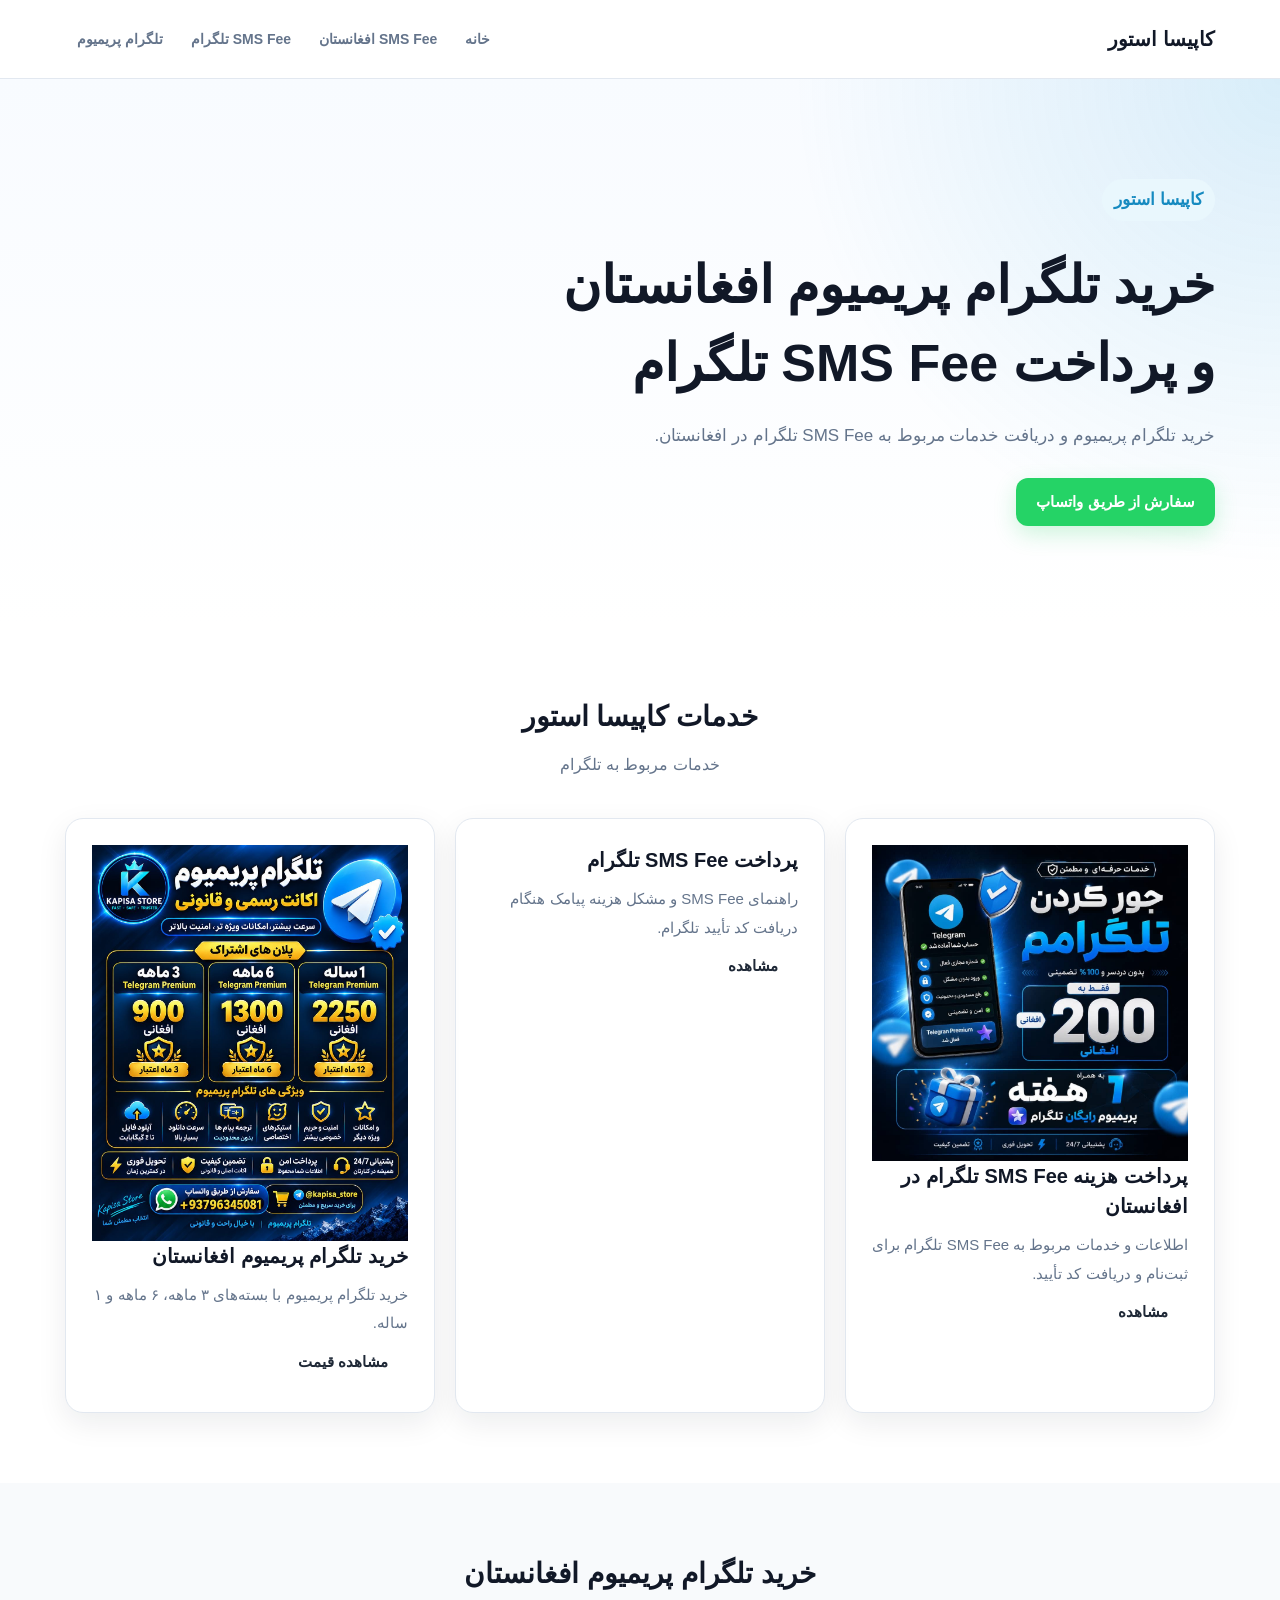
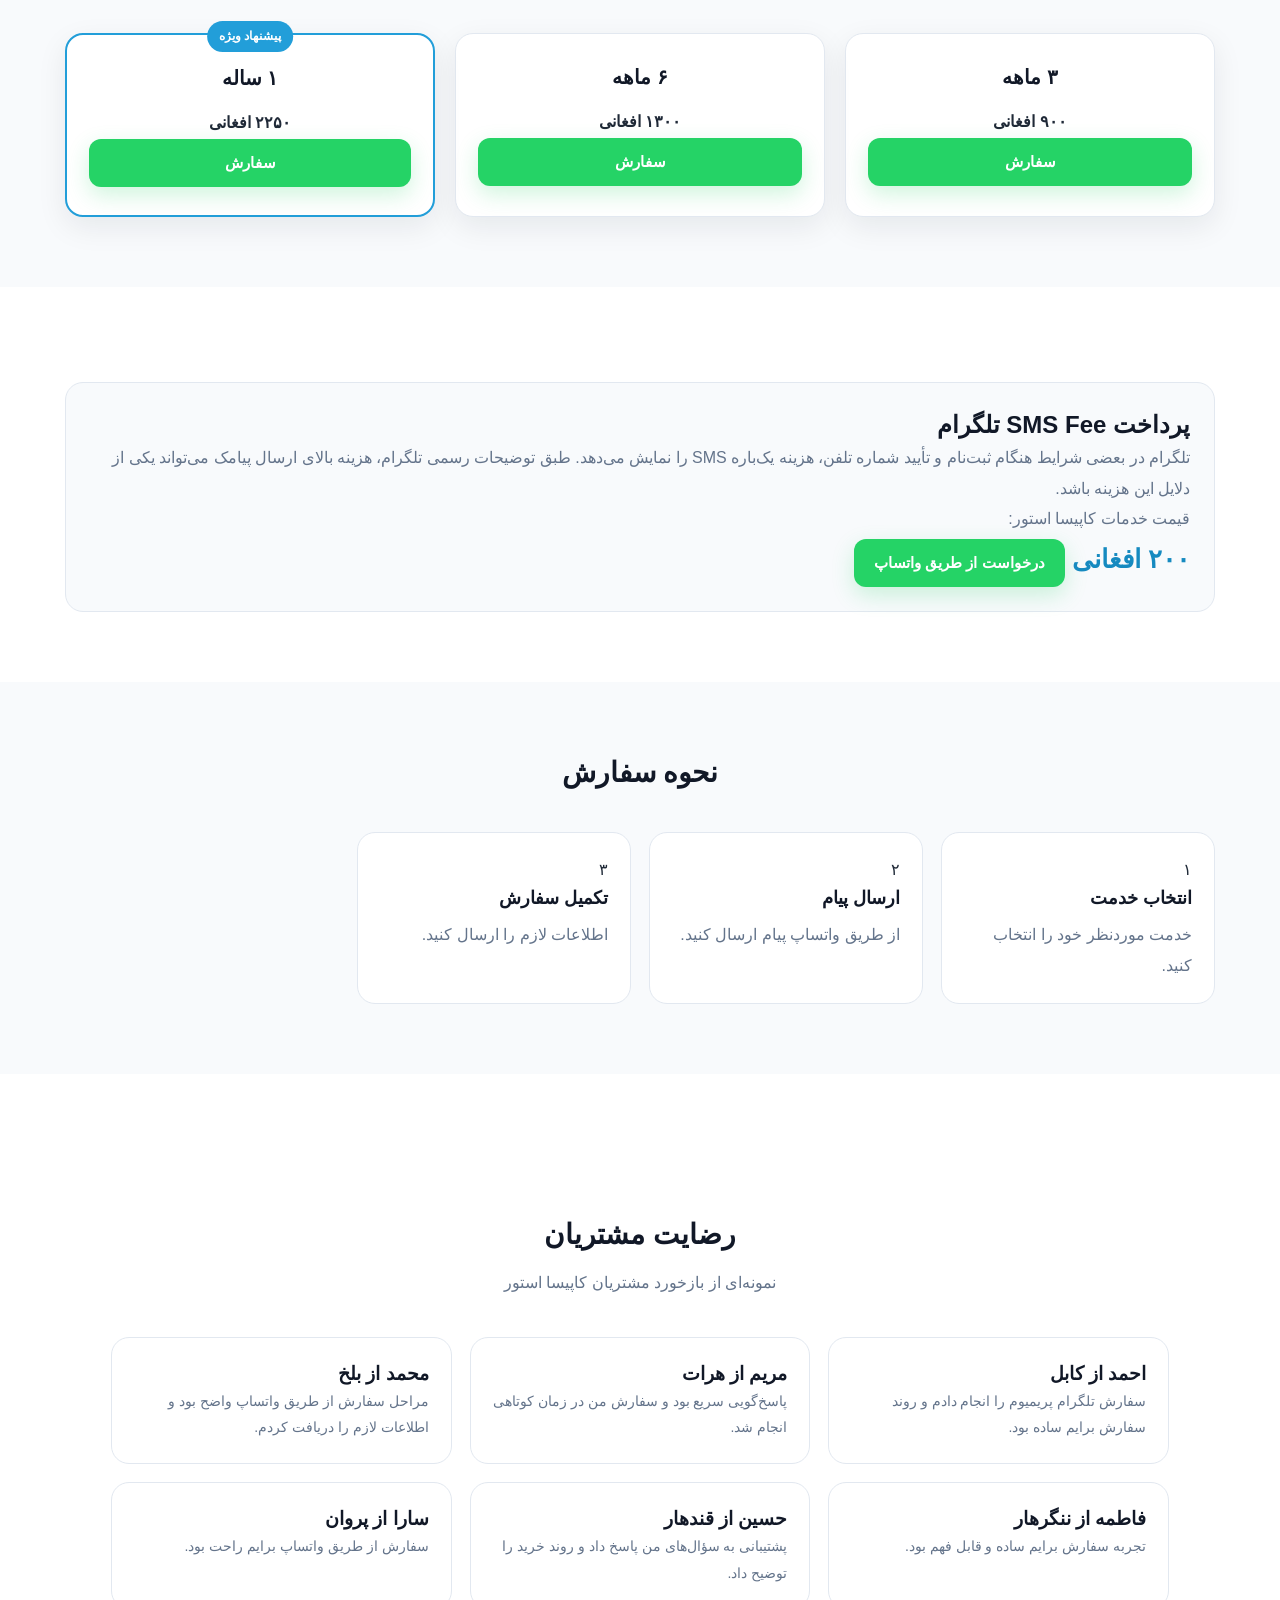
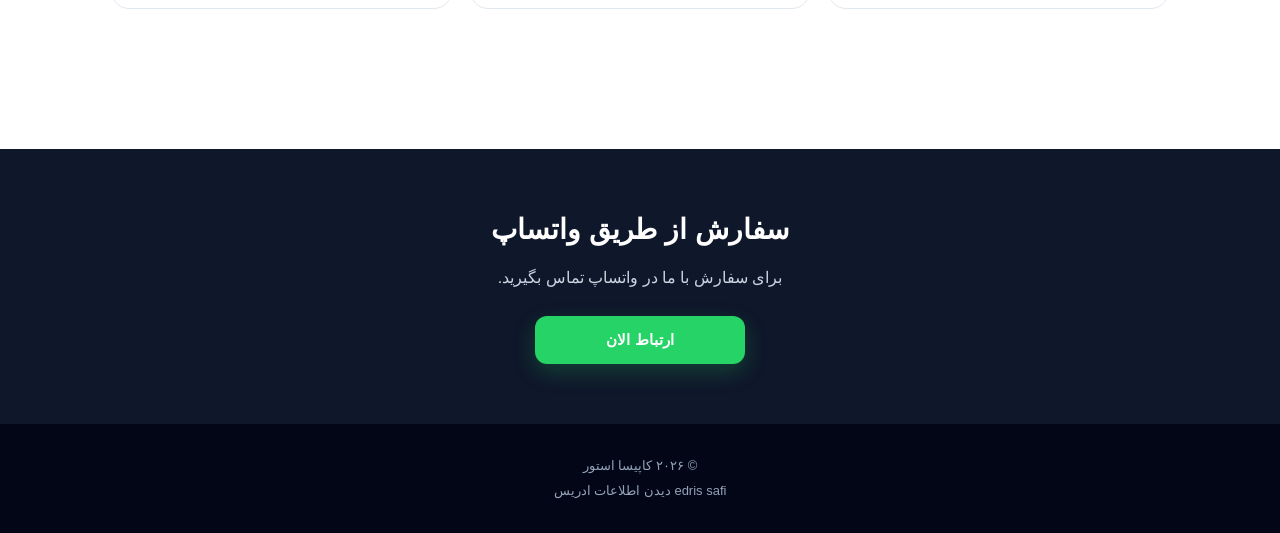
<file: index.html>
<!DOCTYPE html>
<html lang="fa-AF" dir="rtl">

<head>
    <meta charset="UTF-8">

    <meta name="viewport" content="width=device-width, initial-scale=1.0">

    <title>خرید تلگرام پریمیوم افغانستان | پرداخت SMS Fee تلگرام</title>

    <meta name="description"
          content="خرید تلگرام پریمیوم افغانستان و پرداخت SMS Fee تلگرام. سفارش از طریق واتساپ.">

    <meta name="robots" content="index, follow">

    <link rel="canonical"
          href="https://a.kapisa.xyz/">

    <meta name="theme-color" content="#0b1220">

    <!-- Open Graph -->
    <meta property="og:type" content="website">

    <meta property="og:title"
          content="خرید تلگرام پریمیوم افغانستان | پرداخت SMS Fee تلگرام">

    <meta property="og:description"
          content="خرید تلگرام پریمیوم افغانستان و پرداخت SMS Fee تلگرام.">

    <meta property="og:url"
          content="https://a.kapisa.xyz/">

    <meta property="og:image"
          content="https://a.kapisa.xyz/images/telegram-premium.jpg">

    <meta property="og:locale" content="fa_AF">

    <!-- Favicon -->
    <link rel="icon"
          type="image/png"
          href="images/favicon.png">

    <!-- CSS -->
    <link rel="stylesheet"
          href="css/style.css">


    <!-- Schema -->
    <script type="application/ld+json">
    {
        "@context": "https://schema.org",
        "@graph": [

            {
                "@type": "WebSite",
                "@id": "https://a.kapisa.xyz/#website",
                "url": "https://a.kapisa.xyz/",
                "name": "کاپیسا استور",
                "inLanguage": "fa-AF"
            },

            {
                "@type": "Organization",
                "@id": "https://a.kapisa.xyz/#organization",
                "name": "کاپیسا استور",
                "url": "https://a.kapisa.xyz/",
                "telephone": "+93796345081"
            },

            {
                "@type": "WebPage",
                "@id": "https://a.kapisa.xyz/#webpage",
                "url": "https://a.kapisa.xyz/",
                "name": "خرید تلگرام پریمیوم افغانستان | پرداخت SMS Fee تلگرام",
                "isPartOf": {
                    "@id": "https://a.kapisa.xyz/#website"
                },
                "about": [
                    "خرید تلگرام پریمیوم افغانستان",
                    "پرداخت SMS Fee تلگرام"
                ],
                "inLanguage": "fa-AF"
            }

        ]
    }
    </script>

</head>


<body>


<!-- ==================== هدر ==================== -->

<header class="site-header">

    <div class="container header-content">

        <a href="index.html"
           class="logo"
           aria-label="کاپیسا استور">

            کاپیسا استور

        </a>


        <nav class="main-nav"
             aria-label="منوی اصلی">

            <a href="index.html">
                خانه
            </a>

            <a href="telegram-sms-fee-afghanistan.html">
                SMS Fee افغانستان
            </a>

            <a href="telegram-sms-fee.html">
                SMS Fee تلگرام
            </a>

            <a href="telegram-premium-afghanistan.html">
                تلگرام پریمیوم
            </a>

        </nav>

    </div>

</header>



<!-- ==================== محتوای اصلی ==================== -->

<main>


<!-- بخش اصلی -->

<section class="hero">

    <div class="container hero-content">

        <div class="hero-text">

            <p class="hero-label">
                کاپیسا استور
            </p>


            <h1>
                خرید تلگرام پریمیوم افغانستان
                و پرداخت SMS Fee تلگرام
            </h1>


            <p>
                خرید تلگرام پریمیوم و دریافت خدمات مربوط به
                SMS Fee تلگرام در افغانستان.
            </p>


            <a href="https://wa.me/93796345081"
               class="btn btn-whatsapp"
               target="_blank"
               rel="noopener noreferrer">

                سفارش از طریق واتساپ

            </a>

        </div>

    </div>

</section>



<!-- ==================== خدمات ==================== -->

<section class="services">

    <div class="container">

        <div class="section-heading">

            <h2>
                خدمات کاپیسا استور
            </h2>

            <p>
                خدمات مربوط به تلگرام
            </p>

        </div>


        <div class="service-grid">


            <!-- SMS Fee افغانستان -->

            <article class="service-card">

                <img src="images/telegram-sms-fee.jpg"
                     alt="پرداخت SMS Fee تلگرام در افغانستان"
                     loading="lazy">


                <div class="service-content">

                    <h3>
                        پرداخت هزینه SMS Fee تلگرام در افغانستان
                    </h3>


                    <p>
                        اطلاعات و خدمات مربوط به SMS Fee تلگرام
                        برای ثبت‌نام و دریافت کد تأیید.
                    </p>


                    <a href="telegram-sms-fee-afghanistan.html"
                       class="btn">

                        مشاهده

                    </a>

                </div>

            </article>



            <!-- SMS Fee تلگرام -->

            <article class="service-card">

                <div class="service-content">

                    <h3>
                        پرداخت SMS Fee تلگرام
                    </h3>


                    <p>
                        راهنمای SMS Fee و مشکل هزینه پیامک
                        هنگام دریافت کد تأیید تلگرام.
                    </p>


                    <a href="telegram-sms-fee.html"
                       class="btn">

                        مشاهده

                    </a>

                </div>

            </article>



            <!-- Telegram Premium -->

            <article class="service-card">

                <img src="images/telegram-premium.jpg"
                     alt="خرید تلگرام پریمیوم افغانستان"
                     loading="lazy">


                <div class="service-content">

                    <h3>
                        خرید تلگرام پریمیوم افغانستان
                    </h3>


                    <p>
                        خرید تلگرام پریمیوم با بسته‌های
                        ۳ ماهه، ۶ ماهه و ۱ ساله.
                    </p>


                    <a href="telegram-premium-afghanistan.html"
                       class="btn">

                        مشاهده قیمت

                    </a>

                </div>

            </article>


        </div>

    </div>

</section>



<!-- ==================== قیمت پریمیوم ==================== -->

<section class="pricing">

    <div class="container">

        <div class="section-heading">

            <h2>
                خرید تلگرام پریمیوم افغانستان
            </h2>

        </div>


        <div class="price-grid">


            <!-- ۳ ماه -->

            <article class="price-card">

                <h3>
                    ۳ ماهه
                </h3>

                <strong>
                    ۹۰۰ افغانی
                </strong>

                <a href="https://wa.me/93796345081?text=سلام،%20تلگرام%20پریمیوم%203%20ماهه%20می‌خواهم."
                   class="btn btn-whatsapp"
                   target="_blank"
                   rel="noopener noreferrer">

                    سفارش

                </a>

            </article>



            <!-- ۶ ماه -->

            <article class="price-card">

                <h3>
                    ۶ ماهه
                </h3>

                <strong>
                    ۱۳۰۰ افغانی
                </strong>

                <a href="https://wa.me/93796345081?text=سلام،%20تلگرام%20پریمیوم%206%20ماهه%20می‌خواهم."
                   class="btn btn-whatsapp"
                   target="_blank"
                   rel="noopener noreferrer">

                    سفارش

                </a>

            </article>



            <!-- ۱ سال -->

            <article class="price-card featured">

                <h3>
                    ۱ ساله
                </h3>

                <strong>
                    ۲۲۵۰ افغانی
                </strong>

                <a href="https://wa.me/93796345081?text=سلام،%20تلگرام%20پریمیوم%201%20ساله%20می‌خواهم."
                   class="btn btn-whatsapp"
                   target="_blank"
                   rel="noopener noreferrer">

                    سفارش

                </a>

            </article>


        </div>

    </div>

</section>



<!-- ==================== SMS Fee ==================== -->

<section class="sms-fee">

    <div class="container">

        <div class="info-box">

            <h2>
                پرداخت SMS Fee تلگرام
            </h2>


            <p>
                تلگرام در بعضی شرایط هنگام ثبت‌نام و تأیید
                شماره تلفن، هزینه یک‌باره SMS را نمایش می‌دهد.
                طبق توضیحات رسمی تلگرام، هزینه بالای ارسال
                پیامک می‌تواند یکی از دلایل این هزینه باشد.
            </p>


            <p>
                قیمت خدمات کاپیسا استور:
            </p>


            <strong class="service-price">
                ۲۰۰ افغانی
            </strong>




            <a href="https://wa.me/93796345081?text=سلام،%20برای%20SMS%20Fee%20تلگرام%20کمک%20می‌خواهم."
               class="btn btn-whatsapp"
               target="_blank"
               rel="noopener noreferrer">

                درخواست از طریق واتساپ

            </a>

        </div>

    </div>

</section>



<!-- ==================== نحوه سفارش ==================== -->

<section class="how-to-order">

    <div class="container">

        <div class="section-heading">

            <h2>
                نحوه سفارش
            </h2>

        </div>


        <div class="steps">


            <div class="step">

                <span>
                    ۱
                </span>

                <h3>
                    انتخاب خدمت
                </h3>

                <p>
                    خدمت موردنظر خود را انتخاب کنید.
                </p>

            </div>



            <div class="step">

                <span>
                    ۲
                </span>

                <h3>
                    ارسال پیام
                </h3>

                <p>
                    از طریق واتساپ پیام ارسال کنید.
                </p>

            </div>



            <div class="step">

                <span>
                    ۳
                </span>

                <h3>
                    تکمیل سفارش
                </h3>

                <p>
                    اطلاعات لازم را ارسال کنید.
                </p>

            </div>


        </div>

    </div>

</section>



<!-- ==================== رضایت مشتری ==================== -->

<section class="reviews">

    <div class="container">

       

<section class="reviews">
    <div class="container">

        <div class="section-heading">
            <h2>رضایت مشتریان</h2>
            <p>نمونه‌ای از بازخورد مشتریان کاپیسا استور</p>
        </div>

        <div class="review-grid">

            <article class="review-card">
                <h3>احمد از کابل</h3>
                <p>
                    سفارش تلگرام پریمیوم را انجام دادم و روند سفارش برایم ساده بود.
                </p>
            </article>

            <article class="review-card">
                <h3>مریم از هرات</h3>
                <p>
                    پاسخ‌گویی سریع بود و سفارش من در زمان کوتاهی انجام شد.
                </p>
            </article>

            <article class="review-card">
                <h3>محمد از بلخ</h3>
                <p>
                    مراحل سفارش از طریق واتساپ واضح بود و اطلاعات لازم را دریافت کردم.
                </p>
            </article>

            <article class="review-card">
                <h3>فاطمه از ننگرهار</h3>
                <p>
                    تجربه سفارش برایم ساده و قابل فهم بود.
                </p>
            </article>

            <article class="review-card">
                <h3>حسین از قندهار</h3>
                <p>
                    پشتیبانی به سؤال‌های من پاسخ داد و روند خرید را توضیح داد.
                </p>
            </article>

            <article class="review-card">
                <h3>سارا از پروان</h3>
                <p>
                    سفارش از طریق واتساپ برایم راحت بود.
                </p>
            </article>

        </div>

    </div>
</section>

    </div>

</section>



<!-- ==================== تماس ==================== -->

<section class="final-cta">

    <div class="container">

        <h2>
            سفارش از طریق واتساپ
        </h2>


        <p>
            برای سفارش با ما در واتساپ تماس بگیرید.
        </p>


        <a href="https://wa.me/93796345081"
           class="btn btn-whatsapp"
           target="_blank"
           rel="noopener noreferrer">

            ارتباط الان 

        </a>

    </div>

</section>


</main>



<!-- ==================== فوتر ==================== -->

<footer class="site-footer">

    <div class="container">

        <p>
            © ۲۰۲۶ کاپیسا استور
        </p>


        <p>
edris safi <a href="https://about.kapisa.xyz/" > دیدن اطلاعات ادریس </a>
        </p>

    </div>

</footer>


</body>

</html>
</file>
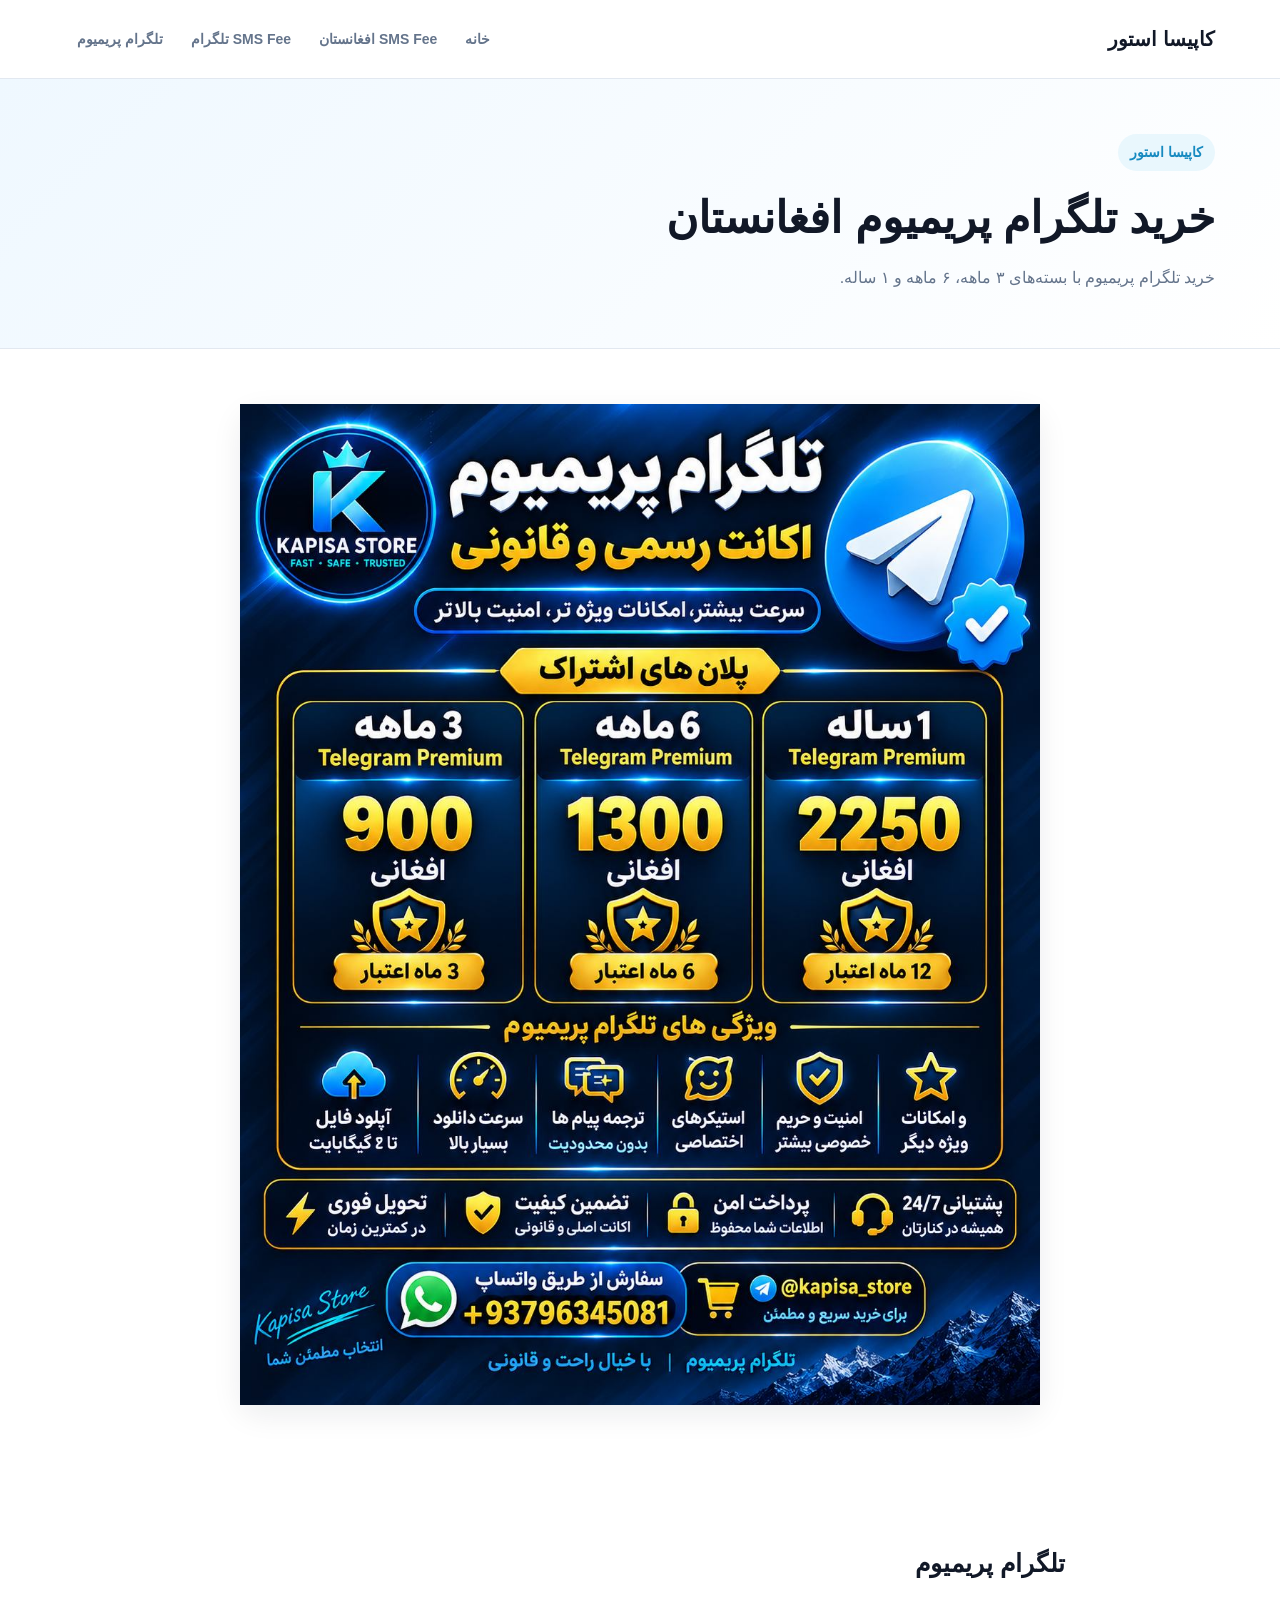
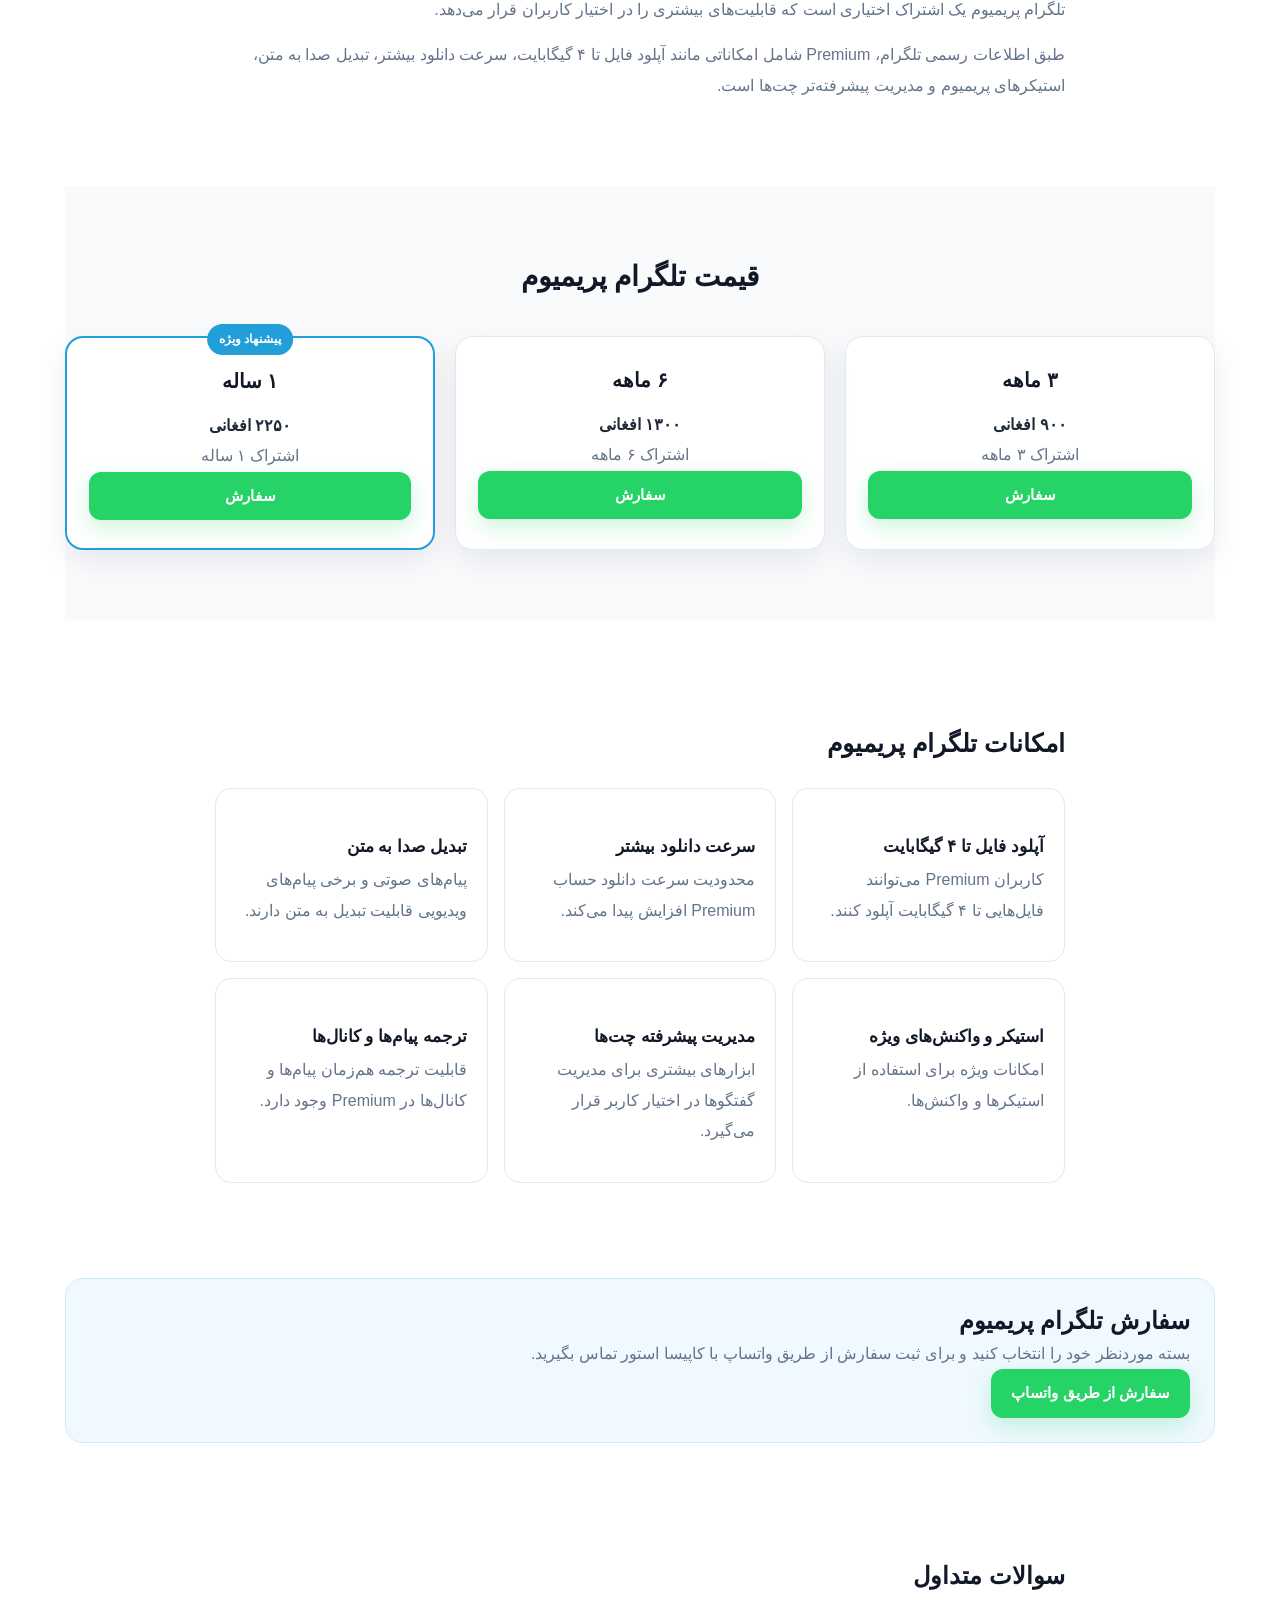
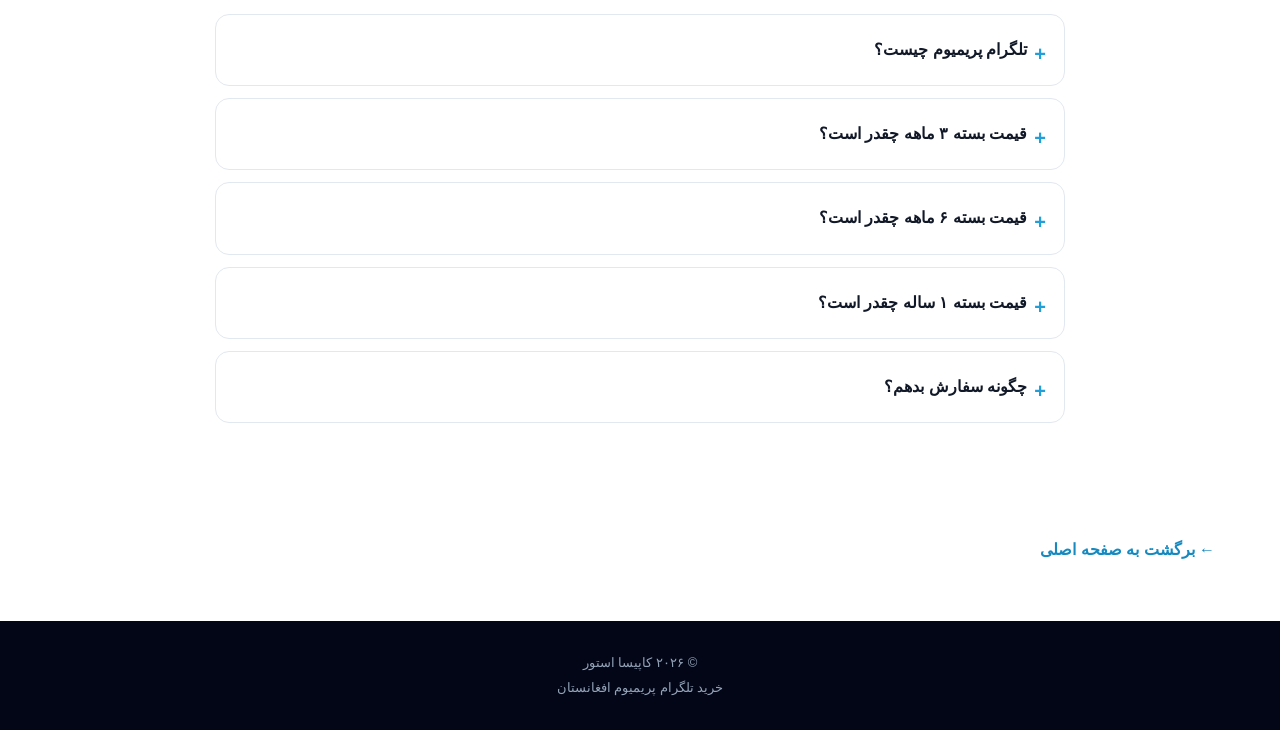
<file: telegram-premium-afghanistan.html>
<!DOCTYPE html>
<html lang="fa-AF" dir="rtl">

<head>

    <meta charset="UTF-8">

    <meta name="viewport"
          content="width=device-width, initial-scale=1.0">

    <title>خرید تلگرام پریمیوم افغانستان | Telegram Premium</title>

    <meta name="description"
          content="خرید تلگرام پریمیوم افغانستان با بسته‌های ۳ ماهه، ۶ ماهه و ۱ ساله. سفارش از طریق واتساپ.">

    <meta name="robots"
          content="index, follow">

    <link rel="canonical"
          href="https://a.kapisa.xyz/telegram-premium-afghanistan.html">

    <meta name="theme-color"
          content="#0b1220">


    <!-- Open Graph -->

    <meta property="og:type"
          content="product">

    <meta property="og:title"
          content="خرید تلگرام پریمیوم افغانستان | Telegram Premium">

    <meta property="og:description"
          content="خرید تلگرام پریمیوم افغانستان با بسته‌های ۳ ماهه، ۶ ماهه و ۱ ساله.">

    <meta property="og:url"
          content="https://a.kapisa.xyz/telegram-premium-afghanistan.html">

    <meta property="og:image"
          content="https://a.kapisa.xyz/images/telegram-premium.jpg">

    <meta property="og:locale"
          content="fa_AF">


    <!-- Favicon -->

    <link rel="icon"
          type="image/png"
          href="images/favicon.png">


    <!-- CSS -->

    <link rel="stylesheet"
          href="css/style.css">


    <!-- Schema -->

    <script type="application/ld+json">
    {
        "@context": "https://schema.org",

        "@graph": [

            {
                "@type": "WebSite",

                "@id": "https://a.kapisa.xyz/#website",

                "url": "https://a.kapisa.xyz/",

                "name": "کاپیسا استور",

                "inLanguage": "fa-AF"
            },


            {
                "@type": "Organization",

                "@id": "https://a.kapisa.xyz/#organization",

                "name": "کاپیسا استور",

                "url": "https://a.kapisa.xyz/",

                "telephone": "+93796345081"
            },


            {
                "@type": "WebPage",

                "@id": "https://a.kapisa.xyz/telegram-premium-afghanistan.html#webpage",

                "url": "https://a.kapisa.xyz/telegram-premium-afghanistan.html",

                "name": "خرید تلگرام پریمیوم افغانستان | Telegram Premium",

                "isPartOf": {
                    "@id": "https://a.kapisa.xyz/#website"
                },

                "inLanguage": "fa-AF"
            },


            {
                "@type": "Product",

                "@id": "https://a.kapisa.xyz/telegram-premium-afghanistan.html#product",

                "name": "تلگرام پریمیوم",

                "description": "خرید تلگرام پریمیوم افغانستان از کاپیسا استور.",

                "image": [
                    "https://a.kapisa.xyz/images/telegram-premium.jpg"
                ],

                "brand": {
                    "@type": "Brand",
                    "name": "تلگرام"
                },

                "offers": [
                    {
                        "@type": "Offer",
                        "name": "تلگرام پریمیوم ۳ ماهه",
                        "price": "900",
                        "priceCurrency": "AFN",
                        "availability": "https://schema.org/InStock",
                        "url": "https://a.kapisa.xyz/telegram-premium-afghanistan.html"
                    },

                    {
                        "@type": "Offer",
                        "name": "تلگرام پریمیوم ۶ ماهه",
                        "price": "1300",
                        "priceCurrency": "AFN",
                        "availability": "https://schema.org/InStock",
                        "url": "https://a.kapisa.xyz/telegram-premium-afghanistan.html"
                    },

                    {
                        "@type": "Offer",
                        "name": "تلگرام پریمیوم ۱ ساله",
                        "price": "2250",
                        "priceCurrency": "AFN",
                        "availability": "https://schema.org/InStock",
                        "url": "https://a.kapisa.xyz/telegram-premium-afghanistan.html"
                    }
                ]
            },


            {
                "@type": "FAQPage",

                "@id": "https://a.kapisa.xyz/telegram-premium-afghanistan.html#faq",

                "mainEntity": [

                    {
                        "@type": "Question",

                        "name": "تلگرام پریمیوم چیست؟",

                        "acceptedAnswer": {
                            "@type": "Answer",

                            "text": "تلگرام پریمیوم یک اشتراک اختیاری است که قابلیت‌های اضافی مانند آپلود فایل تا ۴ گیگابایت، سرعت دانلود بیشتر، تبدیل صدا به متن و امکانات دیگر را ارائه می‌کند."
                        }
                    },


                    {
                        "@type": "Question",

                        "name": "قیمت تلگرام پریمیوم در کاپیسا استور چقدر است؟",

                        "acceptedAnswer": {
                            "@type": "Answer",

                            "text": "قیمت بسته ۳ ماهه ۹۰۰ افغانی، ۶ ماهه ۱۳۰۰ افغانی و ۱ ساله ۲۲۵۰ افغانی است."
                        }
                    },


                    {
                        "@type": "Question",

                        "name": "چگونه تلگرام پریمیوم سفارش بدهم؟",

                        "acceptedAnswer": {
                            "@type": "Answer",

                            "text": "برای سفارش می‌توانید از طریق واتساپ با کاپیسا استور تماس بگیرید."
                        }
                    }

                ]
            }

        ]
    }
    </script>

</head>


<body>


<!-- ==================== هدر ==================== -->

<header class="site-header">

    <div class="container header-content">


        <a href="index.html"
           class="logo"
           aria-label="کاپیسا استور">

            کاپیسا استور

        </a>


        <nav class="main-nav"
             aria-label="منوی اصلی">

            <a href="index.html">
                خانه
            </a>


            <a href="telegram-sms-fee-afghanistan.html">
                SMS Fee افغانستان
            </a>


            <a href="telegram-sms-fee.html">
                SMS Fee تلگرام
            </a>


            <a href="telegram-premium-afghanistan.html"
               aria-current="page">

                تلگرام پریمیوم

            </a>

        </nav>

    </div>

</header>



<!-- ==================== محتوای اصلی ==================== -->

<main>


<!-- ==================== معرفی ==================== -->

<section class="page-hero">

    <div class="container">


        <p class="hero-label">
            کاپیسا استور
        </p>


        <h1>
            خرید تلگرام پریمیوم افغانستان
        </h1>


        <p>
            خرید تلگرام پریمیوم با بسته‌های ۳ ماهه،
            ۶ ماهه و ۱ ساله.
        </p>

    </div>

</section>



<!-- ==================== محصول ==================== -->

<article class="product-page">

    <div class="container">


        <!-- تصویر -->

        <div class="product-image">

            <img
                src="images/telegram-premium.jpg"
                alt="خرید تلگرام پریمیوم افغانستان"
                loading="eager">

        </div>



        <!-- معرفی -->

        <section class="content-section">

            <h2>
                تلگرام پریمیوم
            </h2>


            <p>
                تلگرام پریمیوم یک اشتراک اختیاری است که
                قابلیت‌های بیشتری را در اختیار کاربران
                قرار می‌دهد.
            </p>


            <p>
                طبق اطلاعات رسمی تلگرام، Premium شامل
                امکاناتی مانند آپلود فایل تا ۴ گیگابایت،
                سرعت دانلود بیشتر، تبدیل صدا به متن،
                استیکرهای پریمیوم و مدیریت پیشرفته‌تر
                چت‌ها است.
            </p>

        </section>



        <!-- قیمت‌ها -->

        <section class="pricing">

            <div class="section-heading">

                <h2>
                    قیمت تلگرام پریمیوم
                </h2>

            </div>


            <div class="price-grid">


                <!-- ۳ ماه -->

                <article class="price-card">

                    <h3>
                        ۳ ماهه
                    </h3>


                    <strong>
                        ۹۰۰ افغانی
                    </strong>


                    <p>
                        اشتراک ۳ ماهه
                    </p>


                    <a href="https://wa.me/93796345081?text=سلام،%20تلگرام%20پریمیوم%203%20ماهه%20می‌خواهم."
                       class="btn btn-whatsapp"
                       target="_blank"
                       rel="noopener noreferrer">

                        سفارش

                    </a>

                </article>



                <!-- ۶ ماه -->

                <article class="price-card">

                    <h3>
                        ۶ ماهه
                    </h3>


                    <strong>
                        ۱۳۰۰ افغانی
                    </strong>


                    <p>
                        اشتراک ۶ ماهه
                    </p>


                    <a href="https://wa.me/93796345081?text=سلام،%20تلگرام%20پریمیوم%206%20ماهه%20می‌خواهم."
                       class="btn btn-whatsapp"
                       target="_blank"
                       rel="noopener noreferrer">

                        سفارش

                    </a>

                </article>



                <!-- ۱ سال -->

                <article class="price-card featured">

                    <h3>
                        ۱ ساله
                    </h3>


                    <strong>
                        ۲۲۵۰ افغانی
                    </strong>


                    <p>
                        اشتراک ۱ ساله
                    </p>


                    <a href="https://wa.me/93796345081?text=سلام،%20تلگرام%20پریمیوم%201%20ساله%20می‌خواهم."
                       class="btn btn-whatsapp"
                       target="_blank"
                       rel="noopener noreferrer">

                        سفارش

                    </a>

                </article>


            </div>

        </section>



        <!-- ویژگی‌ها -->

        <section class="content-section">

            <h2>
                امکانات تلگرام پریمیوم
            </h2>


            <div class="feature-grid">


                <div class="feature-card">

                    <h3>
                        آپلود فایل تا ۴ گیگابایت
                    </h3>

                    <p>
                        کاربران Premium می‌توانند فایل‌هایی
                        تا ۴ گیگابایت آپلود کنند.
                    </p>

                </div>



                <div class="feature-card">

                    <h3>
                        سرعت دانلود بیشتر
                    </h3>

                    <p>
                        محدودیت سرعت دانلود حساب Premium
                        افزایش پیدا می‌کند.
                    </p>

                </div>



                <div class="feature-card">

                    <h3>
                        تبدیل صدا به متن
                    </h3>

                    <p>
                        پیام‌های صوتی و برخی پیام‌های ویدیویی
                        قابلیت تبدیل به متن دارند.
                    </p>

                </div>



                <div class="feature-card">

                    <h3>
                        استیکر و واکنش‌های ویژه
                    </h3>

                    <p>
                        امکانات ویژه برای استفاده از
                        استیکرها و واکنش‌ها.
                    </p>

                </div>



                <div class="feature-card">

                    <h3>
                        مدیریت پیشرفته چت‌ها
                    </h3>

                    <p>
                        ابزارهای بیشتری برای مدیریت
                        گفتگوها در اختیار کاربر قرار می‌گیرد.
                    </p>

                </div>



                <div class="feature-card">

                    <h3>
                        ترجمه پیام‌ها و کانال‌ها
                    </h3>

                    <p>
                        قابلیت ترجمه هم‌زمان پیام‌ها و
                        کانال‌ها در Premium وجود دارد.
                    </p>

                </div>


            </div>

        </section>



        <!-- سفارش -->

        <section class="service-box">

            <h2>
                سفارش تلگرام پریمیوم
            </h2>


            <p>
                بسته موردنظر خود را انتخاب کنید و برای
                ثبت سفارش از طریق واتساپ با کاپیسا استور
                تماس بگیرید.
            </p>


            <a href="https://wa.me/93796345081?text=سلام،%20برای%20خرید%20تلگرام%20پریمیوم%20پیام%20می‌دهم."
               class="btn btn-whatsapp"
               target="_blank"
               rel="noopener noreferrer">

                سفارش از طریق واتساپ

            </a>

        </section>



        <!-- سوالات متداول -->

        <section class="faq-section"
                 id="faq">

            <h2>
                سوالات متداول
            </h2>


            <details>

                <summary>
                    تلگرام پریمیوم چیست؟
                </summary>


                <p>
                    تلگرام پریمیوم یک اشتراک اختیاری است
                    که قابلیت‌های اضافی را در اختیار کاربر
                    قرار می‌دهد.
                </p>

            </details>



            <details>

                <summary>
                    قیمت بسته ۳ ماهه چقدر است؟
                </summary>


                <p>
                    قیمت بسته ۳ ماهه در کاپیسا استور
                    ۹۰۰ افغانی است.
                </p>

            </details>



            <details>

                <summary>
                    قیمت بسته ۶ ماهه چقدر است؟
                </summary>


                <p>
                    قیمت بسته ۶ ماهه در کاپیسا استور
                    ۱۳۰۰ افغانی است.
                </p>

            </details>



            <details>

                <summary>
                    قیمت بسته ۱ ساله چقدر است؟
                </summary>


                <p>
                    قیمت بسته ۱ ساله در کاپیسا استور
                    ۲۲۵۰ افغانی است.
                </p>

            </details>



            <details>

                <summary>
                    چگونه سفارش بدهم؟
                </summary>


                <p>
                    برای سفارش از طریق واتساپ با شماره
                    زیر تماس بگیرید:
                </p>


                <p>
                    <strong>
                        +93796345081
                    </strong>
                </p>

            </details>

        </section>



        <!-- برگشت -->

        <div class="back-link">

            <a href="index.html">
                ← برگشت به صفحه اصلی
            </a>

        </div>


    </div>

</article>


</main>



<!-- ==================== فوتر ==================== -->

<footer class="site-footer">

    <div class="container">

        <p>
            © ۲۰۲۶ کاپیسا استور
        </p>


        <p>
            خرید تلگرام پریمیوم افغانستان
        </p>

    </div>

</footer>


</body>

</html>
</file>
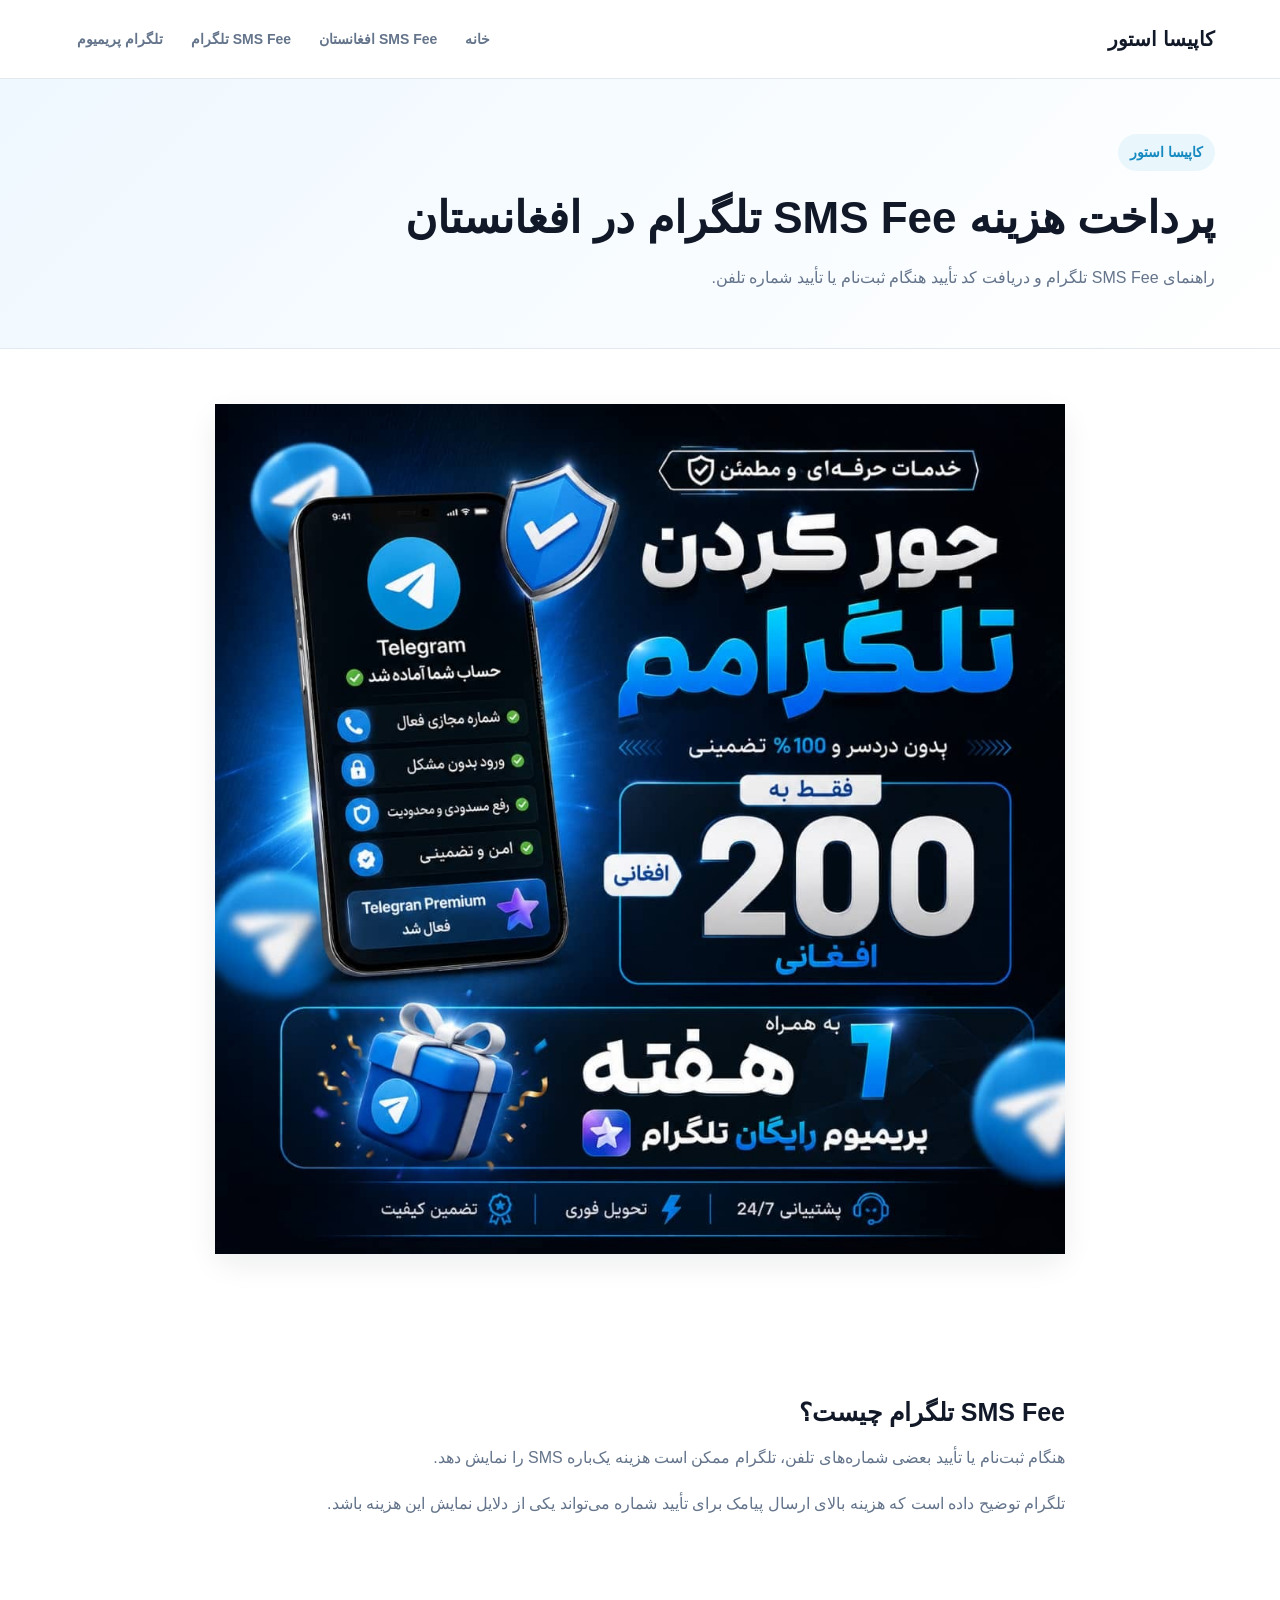
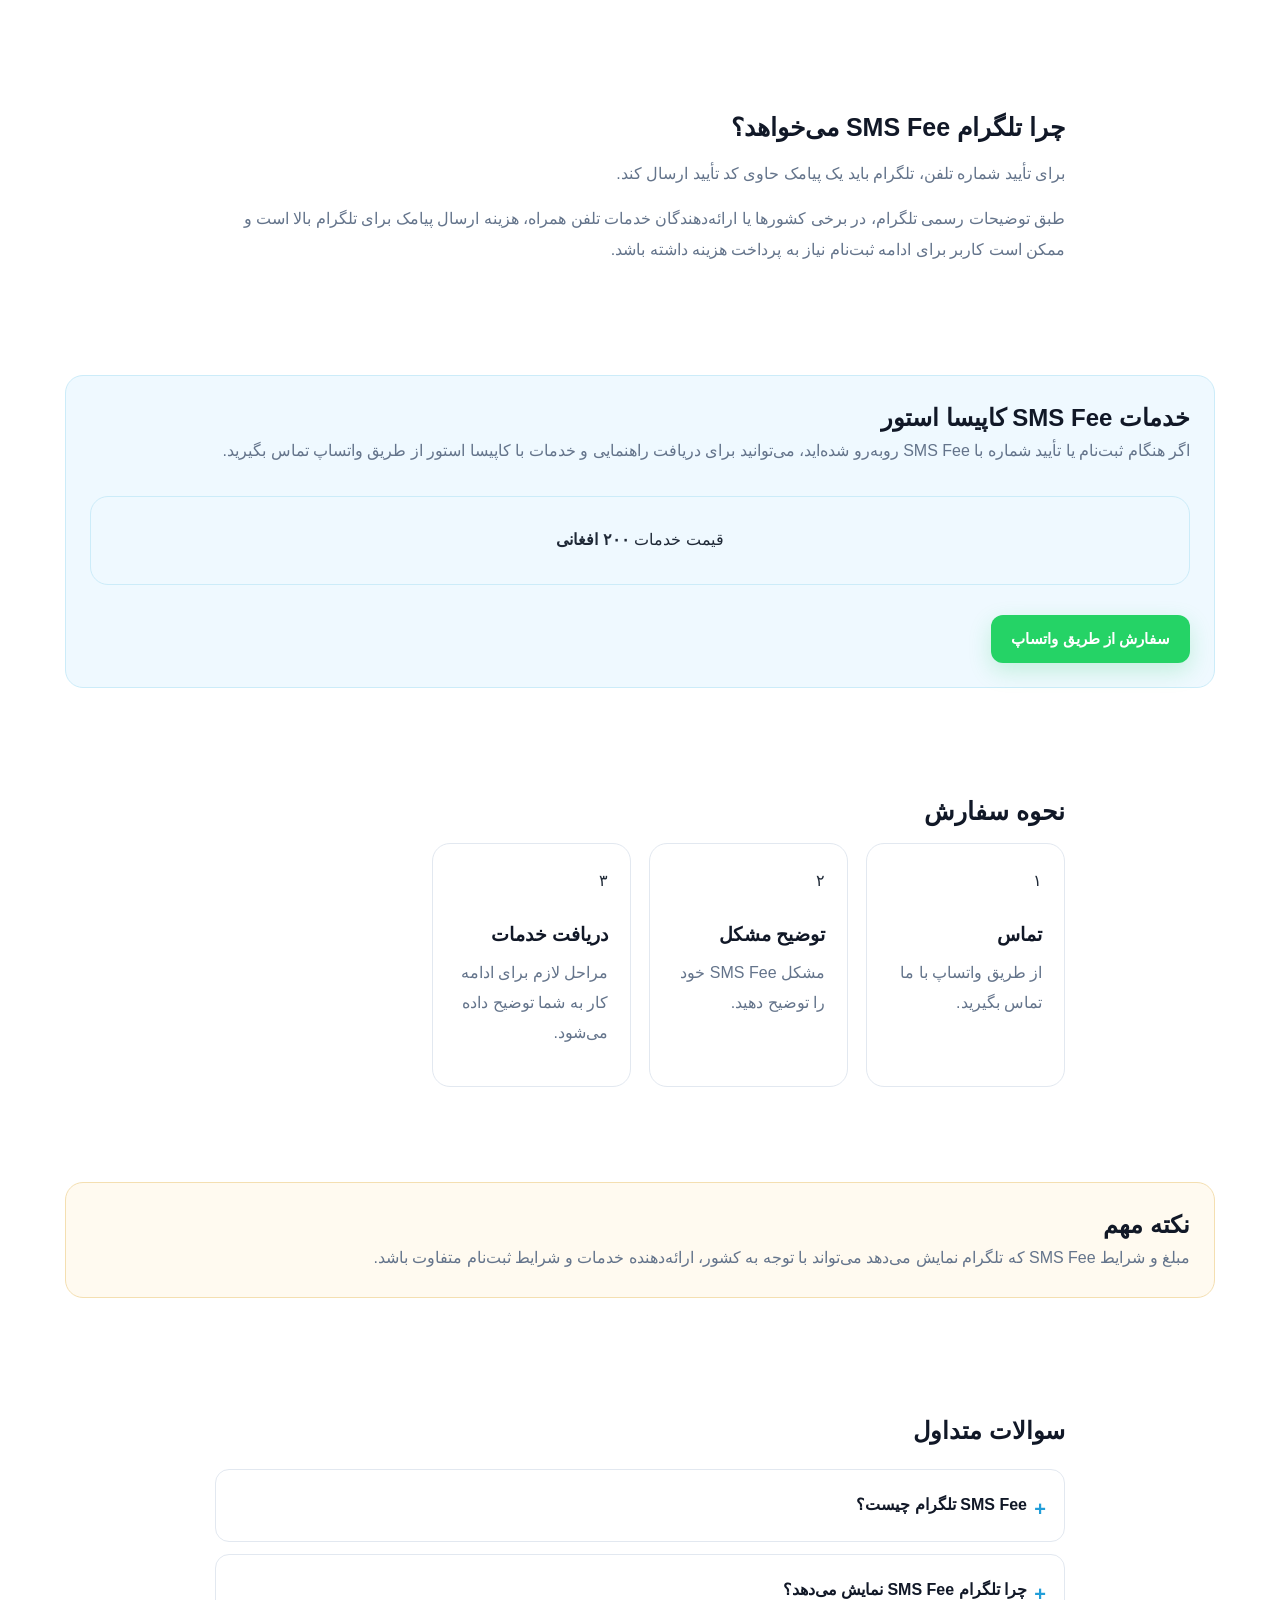
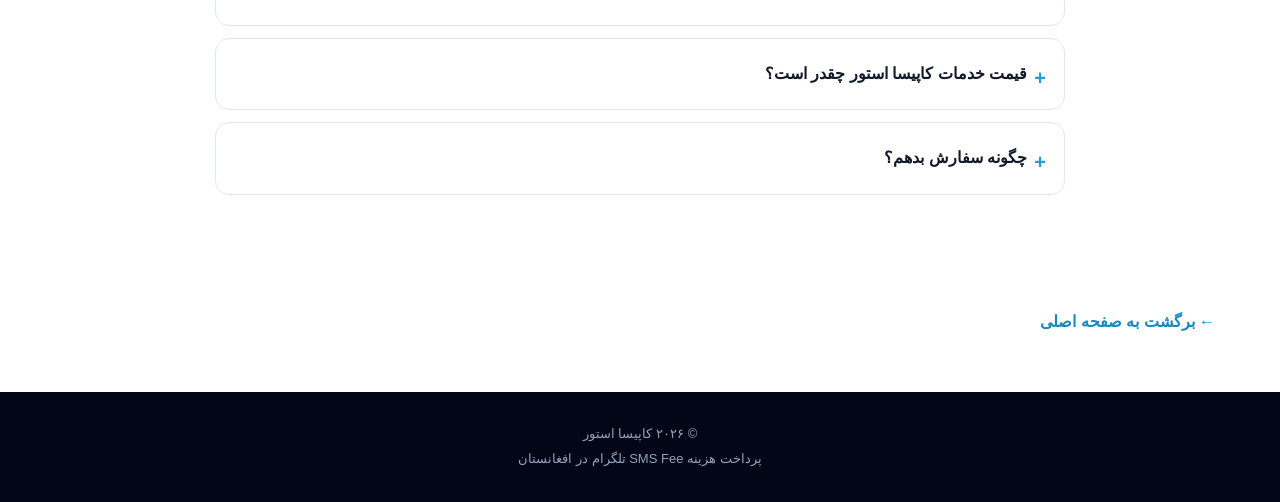
<file: telegram-sms-fee-afghanistan.html>
<!DOCTYPE html>
<html lang="fa-AF" dir="rtl">

<head>

    <meta charset="UTF-8">

    <meta name="viewport" content="width=device-width, initial-scale=1.0">

    <title>پرداخت هزینه SMS Fee تلگرام در افغانستان</title>

    <meta name="description"
          content="پرداخت هزینه SMS Fee تلگرام در افغانستان و راهنمای دریافت کد تأیید تلگرام.">

    <meta name="robots" content="index, follow">

    <link rel="canonical"
          href="https://a.kapisa.xyz/telegram-sms-fee-afghanistan.html">

    <meta name="theme-color" content="#0b1220">


    <!-- Open Graph -->

    <meta property="og:type" content="article">

    <meta property="og:title"
          content="پرداخت هزینه SMS Fee تلگرام در افغانستان">

    <meta property="og:description"
          content="پرداخت هزینه SMS Fee تلگرام در افغانستان و راهنمای دریافت کد تأیید تلگرام.">

    <meta property="og:url"
          content="https://a.kapisa.xyz/telegram-sms-fee-afghanistan.html">

    <meta property="og:image"
          content="https://a.kapisa.xyz/images/telegram-sms-fee.jpg">

    <meta property="og:locale" content="fa_AF">


    <!-- Favicon -->

    <link rel="icon"
          type="image/png"
          href="images/favicon.png">


    <!-- CSS -->

    <link rel="stylesheet"
          href="css/style.css">


    <!-- Schema -->

    <script type="application/ld+json">
    {
        "@context": "https://schema.org",
        "@graph": [

            {
                "@type": "WebSite",
                "@id": "https://a.kapisa.xyz/#website",
                "url": "https://a.kapisa.xyz/",
                "name": "کاپیسا استور",
                "inLanguage": "fa-AF"
            },

            {
                "@type": "Organization",
                "@id": "https://a.kapisa.xyz/#organization",
                "name": "کاپیسا استور",
                "url": "https://a.kapisa.xyz/",
                "telephone": "+93796345081"
            },

            {
                "@type": "WebPage",
                "@id": "https://a.kapisa.xyz/telegram-sms-fee-afghanistan.html#webpage",
                "url": "https://a.kapisa.xyz/telegram-sms-fee-afghanistan.html",
                "name": "پرداخت هزینه SMS Fee تلگرام در افغانستان",
                "isPartOf": {
                    "@id": "https://a.about.kapisa.xyz/#website"
                },
                "inLanguage": "fa-AF"
            },

            {
                "@type": "FAQPage",
                "@id": "https://a.kapisa.xyz/telegram-sms-fee-afghanistan.html#faq",

                "mainEntity": [

                    {
                        "@type": "Question",
                        "name": "SMS Fee تلگرام چیست؟",

                        "acceptedAnswer": {
                            "@type": "Answer",
                            "text": "SMS Fee هزینه‌ای است که تلگرام ممکن است در بعضی شرایط هنگام ثبت‌نام یا تأیید شماره تلفن نمایش دهد."
                        }
                    },

                    {
                        "@type": "Question",
                        "name": "چرا تلگرام SMS Fee نمایش می‌دهد؟",

                        "acceptedAnswer": {
                            "@type": "Answer",
                            "text": "طبق توضیحات رسمی تلگرام، هزینه بالای پیامک و مشکلات مربوط به حساب‌های جعلی می‌تواند باعث نمایش هزینه ثبت‌نام شود."
                        }
                    },

                    {
                        "@type": "Question",
                        "name": "قیمت خدمات SMS Fee در کاپیسا استور چقدر است؟",

                        "acceptedAnswer": {
                            "@type": "Answer",
                            "text": "قیمت خدمات کاپیسا استور برای این خدمت ۲۰۰ افغانی است. این مبلغ قیمت خدمات کاپیسا استور است و هزینه رسمی تلگرام نیست."
                        }
                    }

                ]
            }

        ]
    }
    </script>

</head>


<body>


<!-- ==================== هدر ==================== -->

<header class="site-header">

    <div class="container header-content">


        <a href="index.html"
           class="logo"
           aria-label="کاپیسا استور">

            کاپیسا استور

        </a>


        <nav class="main-nav"
             aria-label="منوی اصلی">

            <a href="index.html">
                خانه
            </a>

            <a href="telegram-sms-fee-afghanistan.html"
               aria-current="page">

                SMS Fee افغانستان

            </a>

            <a href="telegram-sms-fee.html">

                SMS Fee تلگرام

            </a>

            <a href="telegram-premium-afghanistan.html">

                تلگرام پریمیوم

            </a>

        </nav>

    </div>

</header>



<!-- ==================== محتوای اصلی ==================== -->

<main>


<!-- ==================== معرفی ==================== -->

<section class="page-hero">

    <div class="container">


        <p class="hero-label">
            کاپیسا استور
        </p>


        <h1>
            پرداخت هزینه SMS Fee تلگرام در افغانستان
        </h1>


        <p>
            راهنمای SMS Fee تلگرام و دریافت کد تأیید
            هنگام ثبت‌نام یا تأیید شماره تلفن.
        </p>

    </div>

</section>



<!-- ==================== مقاله ==================== -->

<article class="article-page">

    <div class="container">


        <!-- تصویر -->

        <div class="article-image">

            <img src="images/telegram-sms-fee.jpg"
                 alt="پرداخت هزینه SMS Fee تلگرام در افغانستان"
                 loading="eager">

        </div>



        <!-- SMS Fee چیست؟ -->

        <section class="content-section">

            <h2>
                SMS Fee تلگرام چیست؟
            </h2>


            <p>
                هنگام ثبت‌نام یا تأیید بعضی شماره‌های تلفن،
                تلگرام ممکن است هزینه یک‌باره SMS را نمایش دهد.
            </p>


            <p>
                تلگرام توضیح داده است که هزینه بالای ارسال
                پیامک برای تأیید شماره می‌تواند یکی از دلایل
                نمایش این هزینه باشد.
            </p>

        </section>



        <!-- دلیل -->

        <section class="content-section">

            <h2>
                چرا تلگرام SMS Fee می‌خواهد؟
            </h2>


            <p>
                برای تأیید شماره تلفن، تلگرام باید یک پیامک
                حاوی کد تأیید ارسال کند.
            </p>


            <p>
                طبق توضیحات رسمی تلگرام، در برخی کشورها یا
                ارائه‌دهندگان خدمات تلفن همراه، هزینه ارسال
                پیامک برای تلگرام بالا است و ممکن است کاربر
                برای ادامه ثبت‌نام نیاز به پرداخت هزینه داشته باشد.
            </p>

        </section>



        <!-- خدمات کاپیسا استور -->

        <section class="service-box">

            <h2>
                خدمات SMS Fee کاپیسا استور
            </h2>


            <p>
                اگر هنگام ثبت‌نام یا تأیید شماره با SMS Fee
                روبه‌رو شده‌اید، می‌توانید برای دریافت راهنمایی
                و خدمات با کاپیسا استور از طریق واتساپ تماس بگیرید.
            </p>


            <div class="service-price-box">

                <span>
                    قیمت خدمات
                </span>


                <strong>
                    ۲۰۰ افغانی
                </strong>

            </div>




            <a href="https://wa.me/93796345081?text=سلام،%20برای%20SMS%20Fee%20تلگرام%20نیاز%20به%20خدمات%20دارم."
               class="btn btn-whatsapp"
               target="_blank"
               rel="noopener noreferrer">

                سفارش از طریق واتساپ

            </a>

        </section>



        <!-- نحوه سفارش -->

        <section class="content-section">

            <h2>
                نحوه سفارش
            </h2>


            <div class="steps">


                <div class="step">

                    <span>
                        ۱
                    </span>


                    <h3>
                        تماس
                    </h3>


                    <p>
                        از طریق واتساپ با ما تماس بگیرید.
                    </p>

                </div>



                <div class="step">

                    <span>
                        ۲
                    </span>


                    <h3>
                        توضیح مشکل
                    </h3>


                    <p>
                        مشکل SMS Fee خود را توضیح دهید.
                    </p>

                </div>



                <div class="step">

                    <span>
                        ۳
                    </span>


                    <h3>
                        دریافت خدمات
                    </h3>


                    <p>
                        مراحل لازم برای ادامه کار به شما توضیح داده می‌شود.
                    </p>

                </div>


            </div>

        </section>



        <!-- نکته -->

        <section class="notice-box">

            <h2>
                نکته مهم
            </h2>


            <p>
                مبلغ و شرایط SMS Fee که تلگرام نمایش می‌دهد
                می‌تواند با توجه به کشور، ارائه‌دهنده خدمات
                و شرایط ثبت‌نام متفاوت باشد.
            </p>

        </section>



        <!-- سوالات متداول -->

        <section class="faq-section" id="faq">

            <h2>
                سوالات متداول
            </h2>


            <details>

                <summary>
                    SMS Fee تلگرام چیست؟
                </summary>


                <p>
                    هزینه‌ای است که تلگرام ممکن است در بعضی
                    شرایط هنگام ثبت‌نام یا تأیید شماره تلفن
                    نمایش دهد.
                </p>

            </details>



            <details>

                <summary>
                    چرا تلگرام SMS Fee نمایش می‌دهد؟
                </summary>


                <p>
                    طبق توضیحات رسمی تلگرام، هزینه بالای
                    ارسال پیامک و مشکلات مربوط به حساب‌های
                    جعلی می‌تواند باعث نمایش هزینه ثبت‌نام شود.
                </p>

            </details>



            <details>

                <summary>
                    قیمت خدمات کاپیسا استور چقدر است؟
                </summary>


                <p>
                    قیمت خدمات کاپیسا استور برای این خدمت
                    ۲۰۰ افغانی است.
                </p>

            </details>



            <details>

                <summary>
                    چگونه سفارش بدهم؟
                </summary>


                <p>
                    برای سفارش یا دریافت راهنمایی از طریق
                    واتساپ با شماره زیر تماس بگیرید:
                </p>


                <p>
                    <strong>
                        +93796345081
                    </strong>
                </p>

            </details>

        </section>



        <!-- برگشت -->

        <div class="back-link">

            <a href="index.html">
                ← برگشت به صفحه اصلی
            </a>

        </div>


    </div>

</article>


</main>



<!-- ==================== فوتر ==================== -->

<footer class="site-footer">

    <div class="container">

        <p>
            © ۲۰۲۶ کاپیسا استور
        </p>


        <p>
            پرداخت هزینه SMS Fee تلگرام در افغانستان
        </p>

    </div>

</footer>


</body>

</html>
</file>
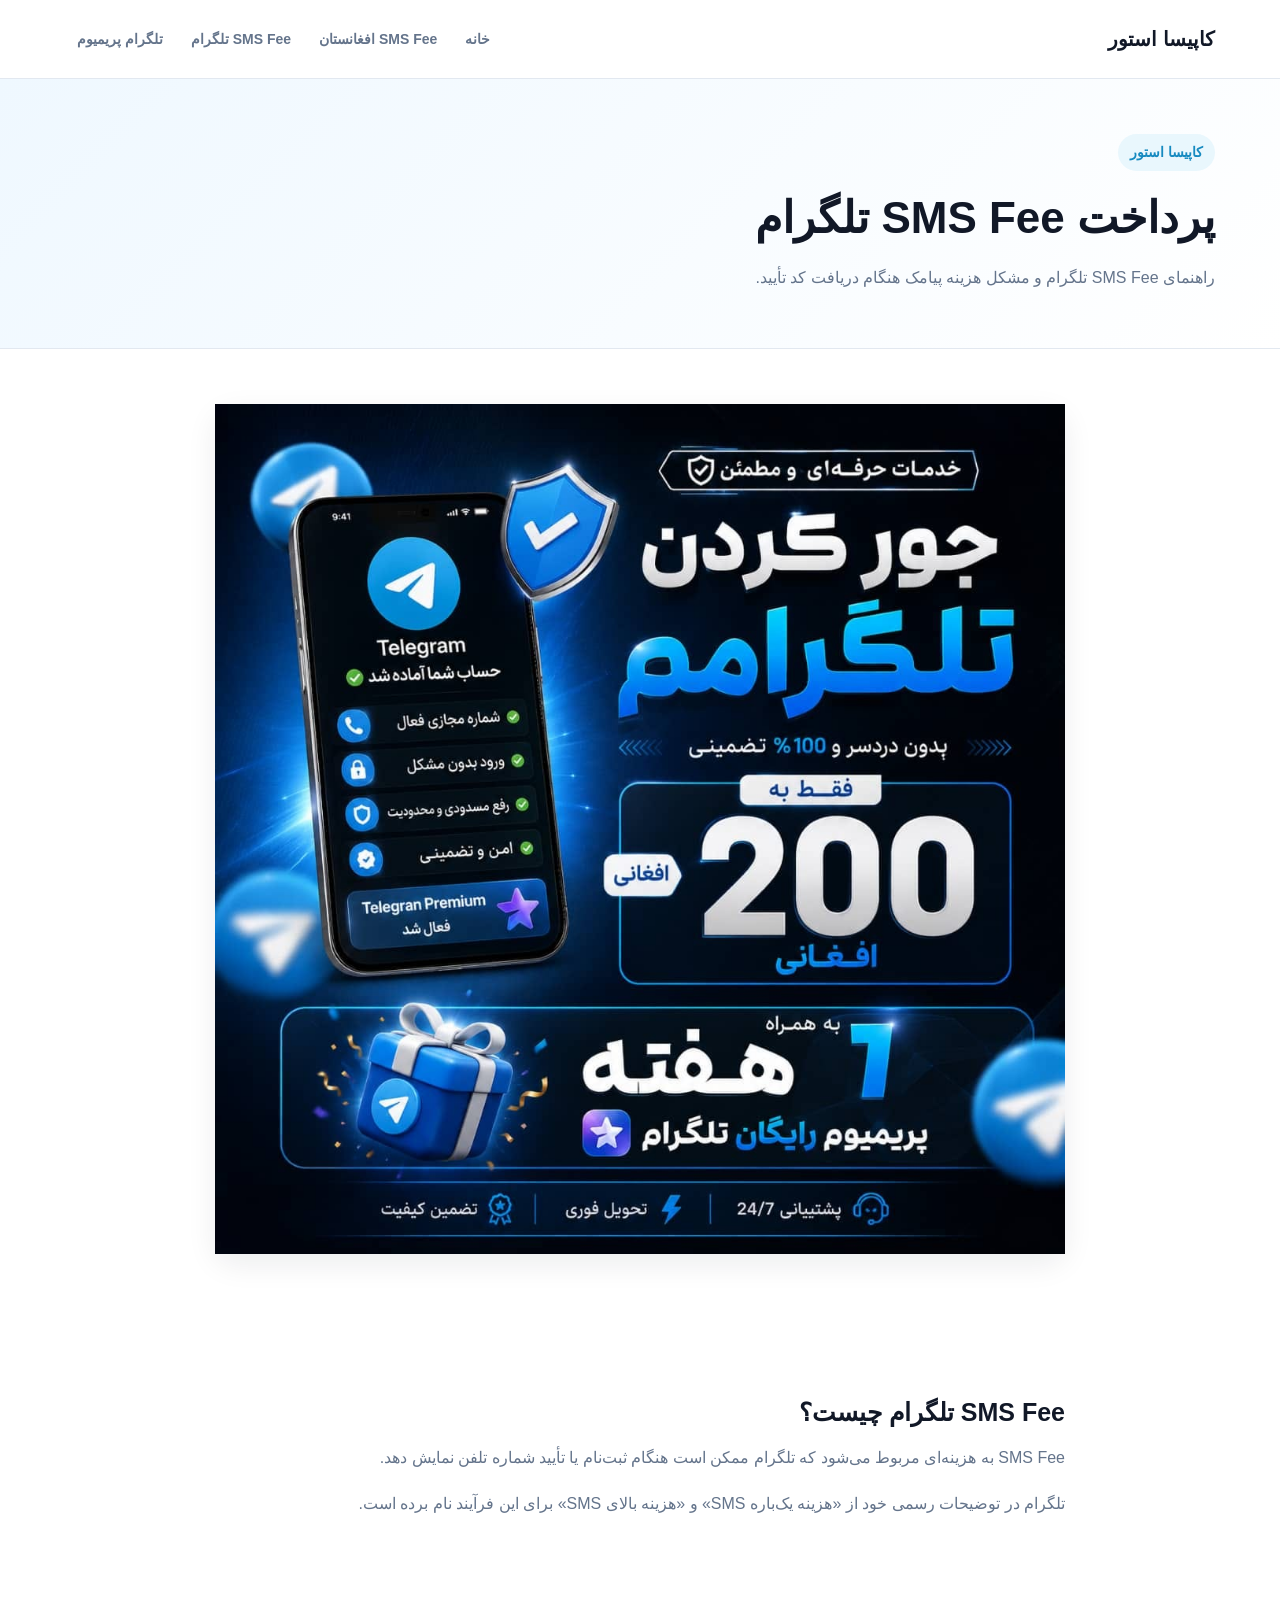
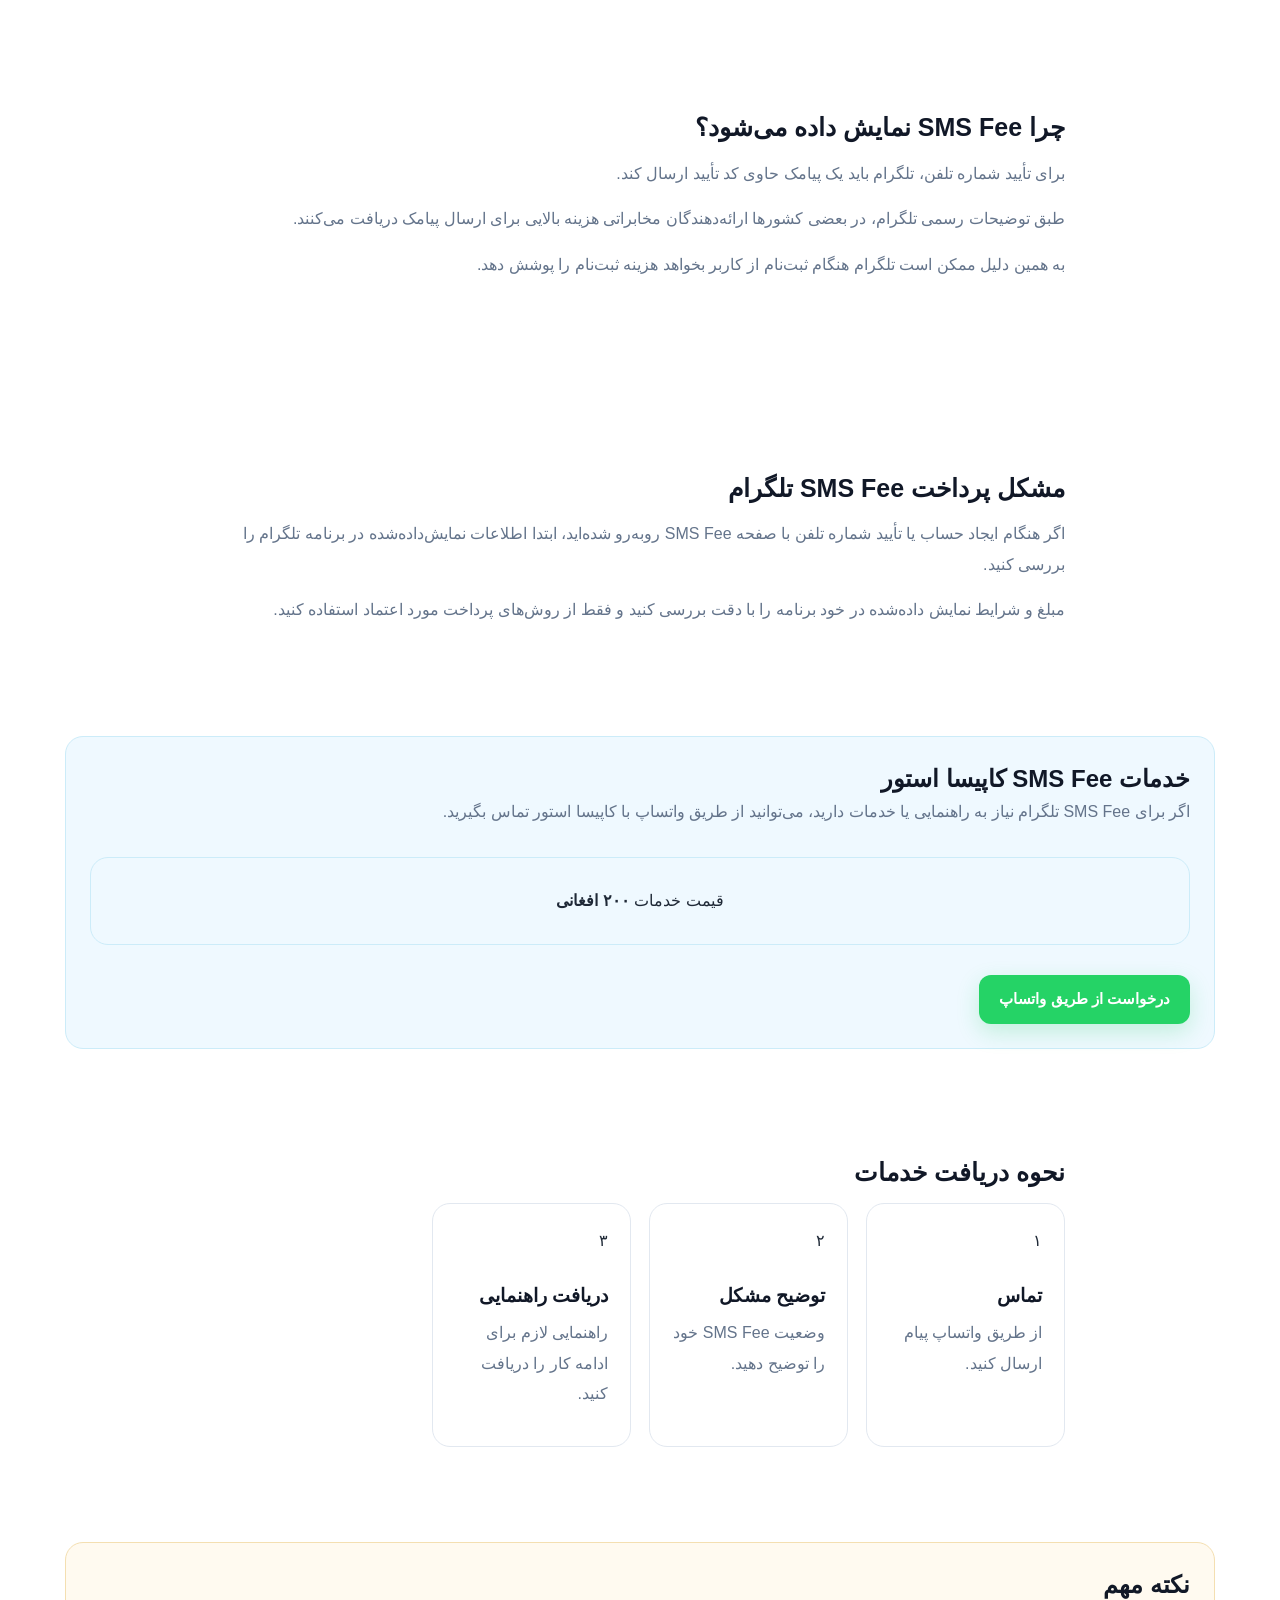
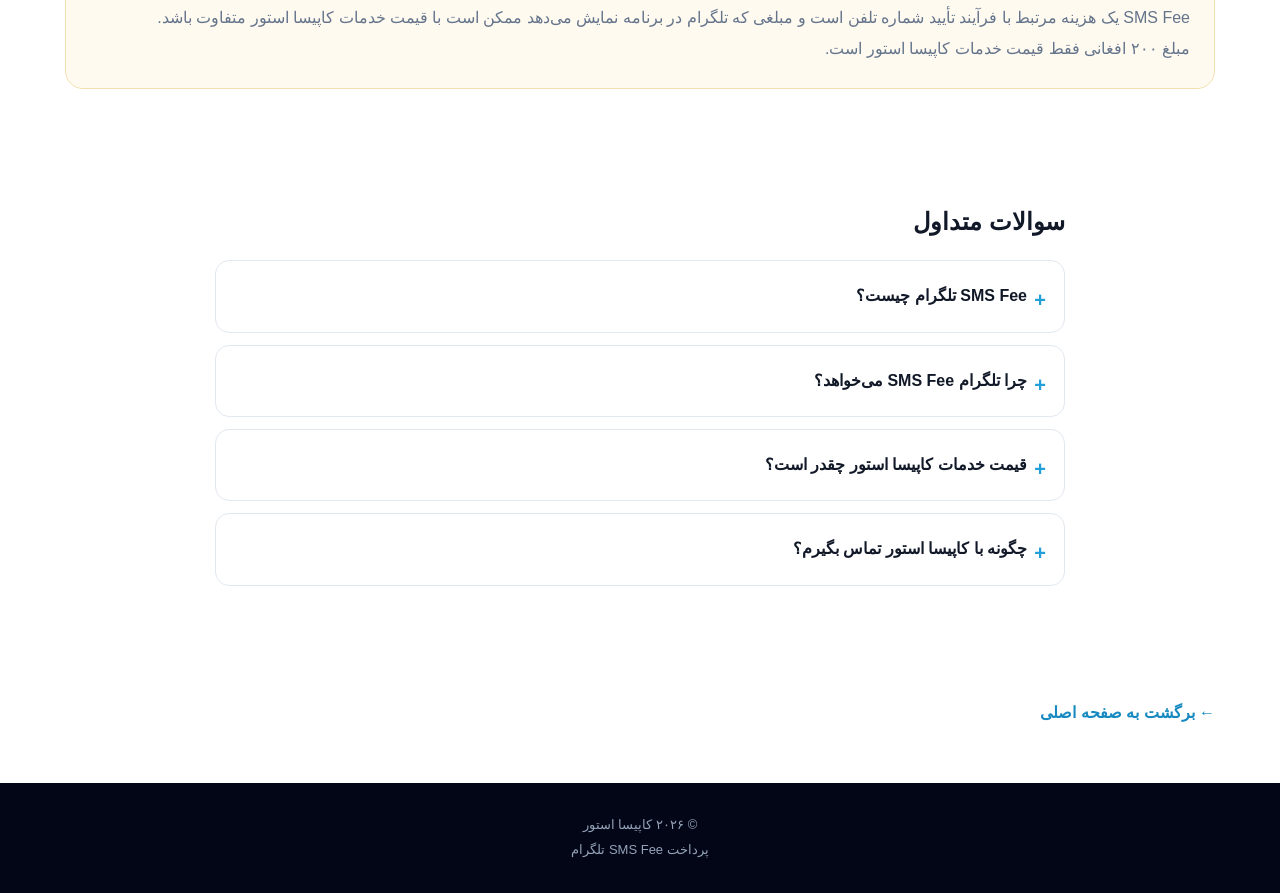
<file: telegram-sms-fee.html>
<!DOCTYPE html>
<html lang="fa-AF" dir="rtl">

<head>

    <meta charset="UTF-8">

    <meta name="viewport"
          content="width=device-width, initial-scale=1.0">

    <title>پرداخت SMS Fee تلگرام</title>

    <meta name="description"
          content="پرداخت SMS Fee تلگرام و راهنمای مشکل هزینه پیامک هنگام دریافت کد تأیید.">

    <meta name="robots"
          content="index, follow">

    <link rel="canonical"
          href="https://a.kapisa.xyz/telegram-sms-fee.html">

    <meta name="theme-color"
          content="#0b1220">


    <!-- Open Graph -->

    <meta property="og:type"
          content="article">

    <meta property="og:title"
          content="پرداخت SMS Fee تلگرام">

    <meta property="og:description"
          content="پرداخت SMS Fee تلگرام و راهنمای مشکل هزینه پیامک هنگام دریافت کد تأیید.">

    <meta property="og:url"
          content="https://a.kapisa.xyz/telegram-sms-fee.html">

    <meta property="og:image"
          content="https://a.kapisa.xyz/images/telegram-sms-fee.jpg">

    <meta property="og:locale"
          content="fa_AF">


    <!-- Favicon -->

    <link rel="icon"
          type="image/png"
          href="images/favicon.png">


    <!-- CSS -->

    <link rel="stylesheet"
          href="css/style.css">


    <!-- Schema -->

    <script type="application/ld+json">
    {
        "@context": "https://schema.org",

        "@graph": [

            {
                "@type": "WebSite",

                "@id": "https://a.kapisa.xyz/#website",

                "url": "https://a.kapisa.xyz/",

                "name": "کاپیسا استور",

                "inLanguage": "fa-AF"
            },


            {
                "@type": "Organization",

                "@id": "https://a.kapisa.xyz/#organization",

                "name": "کاپیسا استور",

                "url": "https://a.kapisa.xyz/",

                "telephone": "+93796345081"
            },


            {
                "@type": "WebPage",

                "@id": "https://a.kapisa.xyz/telegram-sms-fee.html#webpage",

                "url": "https://a.kapisa.xyz/telegram-sms-fee.html",

                "name": "پرداخت SMS Fee تلگرام",

                "isPartOf": {
                    "@id": "https://a.kapisa.xyz/#website"
                },

                "inLanguage": "fa-AF"
            },


            {
                "@type": "FAQPage",

                "@id": "https://a.kapisa.xyz/telegram-sms-fee.html#faq",

                "mainEntity": [

                    {
                        "@type": "Question",

                        "name": "SMS Fee تلگرام چیست؟",

                        "acceptedAnswer": {

                            "@type": "Answer",

                            "text": "SMS Fee یک هزینه یک‌باره است که تلگرام ممکن است در بعضی شرایط هنگام ثبت‌نام و تأیید شماره تلفن نمایش دهد."
                        }
                    },


                    {
                        "@type": "Question",

                        "name": "چرا تلگرام هزینه SMS می‌خواهد؟",

                        "acceptedAnswer": {

                            "@type": "Answer",

                            "text": "طبق توضیحات رسمی تلگرام، هزینه بالای ارسال پیامک و مشکلات مربوط به حساب‌های جعلی می‌تواند باعث نمایش هزینه ثبت‌نام شود."
                        }
                    },


                    {
                        "@type": "Question",

                        "name": "قیمت خدمات SMS Fee کاپیسا استور چقدر است؟",

                        "acceptedAnswer": {

                            "@type": "Answer",

                            "text": "قیمت خدمات کاپیسا استور برای این خدمت ۲۰۰ افغانی است. این مبلغ قیمت خدمات کاپیسا استور است و هزینه رسمی تلگرام نیست."
                        }
                    }

                ]
            }

        ]
    }
    </script>

</head>


<body>


<!-- ==================== هدر ==================== -->

<header class="site-header">

    <div class="container header-content">


        <a href="index.html"
           class="logo"
           aria-label="کاپیسا استور">

            کاپیسا استور

        </a>


        <nav class="main-nav"
             aria-label="منوی اصلی">

            <a href="index.html">
                خانه
            </a>


            <a href="telegram-sms-fee-afghanistan.html">

                SMS Fee افغانستان

            </a>


            <a href="telegram-sms-fee.html"
               aria-current="page">

                SMS Fee تلگرام

            </a>


            <a href="telegram-premium-afghanistan.html">

                تلگرام پریمیوم

            </a>

        </nav>

    </div>

</header>



<!-- ==================== محتوا ==================== -->

<main>


<!-- معرفی صفحه -->

<section class="page-hero">

    <div class="container">


        <p class="hero-label">
            کاپیسا استور
        </p>


        <h1>
            پرداخت SMS Fee تلگرام
        </h1>


        <p>
            راهنمای SMS Fee تلگرام و مشکل هزینه پیامک
            هنگام دریافت کد تأیید.
        </p>

    </div>

</section>



<!-- مقاله -->

<article class="article-page">

    <div class="container">


        <!-- تصویر -->

        <div class="article-image">

            <img
                src="images/telegram-sms-fee.jpg"
                alt="پرداخت SMS Fee تلگرام"
                loading="eager">

        </div>



        <!-- SMS Fee -->

        <section class="content-section">

            <h2>
                SMS Fee تلگرام چیست؟
            </h2>


            <p>
                SMS Fee به هزینه‌ای مربوط می‌شود که تلگرام
                ممکن است هنگام ثبت‌نام یا تأیید شماره تلفن
                نمایش دهد.
            </p>


            <p>
                تلگرام در توضیحات رسمی خود از
                «هزینه یک‌باره SMS» و «هزینه بالای SMS»
                برای این فرآیند نام برده است.
            </p>

        </section>



        <!-- دلیل -->

        <section class="content-section">

            <h2>
                چرا SMS Fee نمایش داده می‌شود؟
            </h2>


            <p>
                برای تأیید شماره تلفن، تلگرام باید یک پیامک
                حاوی کد تأیید ارسال کند.
            </p>


            <p>
                طبق توضیحات رسمی تلگرام، در بعضی کشورها
                ارائه‌دهندگان مخابراتی هزینه بالایی برای
                ارسال پیامک دریافت می‌کنند.
            </p>


            <p>
                به همین دلیل ممکن است تلگرام هنگام ثبت‌نام
                از کاربر بخواهد هزینه ثبت‌نام را پوشش دهد.
            </p>

        </section>



        <!-- مشکل -->

        <section class="content-section">

            <h2>
                مشکل پرداخت SMS Fee تلگرام
            </h2>


            <p>
                اگر هنگام ایجاد حساب یا تأیید شماره تلفن
                با صفحه SMS Fee روبه‌رو شده‌اید، ابتدا
                اطلاعات نمایش‌داده‌شده در برنامه تلگرام
                را بررسی کنید.
            </p>


            <p>
                مبلغ و شرایط نمایش داده‌شده در خود برنامه
                را با دقت بررسی کنید و فقط از روش‌های پرداخت
                مورد اعتماد استفاده کنید.
            </p>

        </section>



        <!-- خدمات -->

        <section class="service-box">

            <h2>
                خدمات SMS Fee کاپیسا استور
            </h2>


            <p>
                اگر برای SMS Fee تلگرام نیاز به راهنمایی
                یا خدمات دارید، می‌توانید از طریق واتساپ
                با کاپیسا استور تماس بگیرید.
            </p>


            <div class="service-price-box">

                <span>
                    قیمت خدمات
                </span>


                <strong>
                    ۲۰۰ افغانی
                </strong>

            </div>



            <a href="https://wa.me/93796345081?text=سلام،%20برای%20پرداخت%20SMS%20Fee%20تلگرام%20نیاز%20به%20راهنمایی%20دارم."
               class="btn btn-whatsapp"
               target="_blank"
               rel="noopener noreferrer">

                درخواست از طریق واتساپ

            </a>

        </section>



        <!-- مراحل -->

        <section class="content-section">

            <h2>
                نحوه دریافت خدمات
            </h2>


            <div class="steps">


                <div class="step">

                    <span>
                        ۱
                    </span>


                    <h3>
                        تماس
                    </h3>


                    <p>
                        از طریق واتساپ پیام ارسال کنید.
                    </p>

                </div>



                <div class="step">

                    <span>
                        ۲
                    </span>


                    <h3>
                        توضیح مشکل
                    </h3>


                    <p>
                        وضعیت SMS Fee خود را توضیح دهید.
                    </p>

                </div>



                <div class="step">

                    <span>
                        ۳
                    </span>


                    <h3>
                        دریافت راهنمایی
                    </h3>


                    <p>
                        راهنمایی لازم برای ادامه کار را دریافت کنید.
                    </p>

                </div>


            </div>

        </section>



        <!-- نکته مهم -->

        <section class="notice-box">

            <h2>
                نکته مهم
            </h2>


            <p>
                SMS Fee یک هزینه مرتبط با فرآیند تأیید
                شماره تلفن است و مبلغی که تلگرام در برنامه
                نمایش می‌دهد ممکن است با قیمت خدمات کاپیسا
                استور متفاوت باشد.
            </p>


            <p>
                مبلغ ۲۰۰ افغانی فقط قیمت خدمات کاپیسا استور
                است.
            </p>

        </section>



        <!-- FAQ -->

        <section class="faq-section"
                 id="faq">

            <h2>
                سوالات متداول
            </h2>


            <details>

                <summary>
                    SMS Fee تلگرام چیست؟
                </summary>


                <p>
                    هزینه‌ای یک‌باره است که تلگرام ممکن است
                    هنگام ثبت‌نام یا تأیید شماره تلفن نمایش دهد.
                </p>

            </details>



            <details>

                <summary>
                    چرا تلگرام SMS Fee می‌خواهد؟
                </summary>


                <p>
                    طبق توضیحات رسمی تلگرام، هزینه بالای
                    ارسال SMS یکی از دلایل مرتبط با این
                    هزینه است.
                </p>

            </details>



            <details>

                <summary>
                    قیمت خدمات کاپیسا استور چقدر است؟
                </summary>


                <p>
                    قیمت خدمات کاپیسا استور ۲۰۰ افغانی است.
                </p>

            </details>



            <details>

                <summary>
                    چگونه با کاپیسا استور تماس بگیرم؟
                </summary>


                <p>
                    از طریق واتساپ با شماره زیر تماس بگیرید:
                </p>


                <p>
                    <strong>
                        +93796345081
                    </strong>
                </p>

            </details>

        </section>



        <!-- برگشت -->

        <div class="back-link">

            <a href="index.html">

                ← برگشت به صفحه اصلی

            </a>

        </div>


    </div>

</article>


</main>



<!-- ==================== فوتر ==================== -->

<footer class="site-footer">

    <div class="container">

        <p>
            © ۲۰۲۶ کاپیسا استور
        </p>


        <p>
            پرداخت SMS Fee تلگرام
        </p>

    </div>

</footer>


</body>

</html>
</file>
<file: css/style.css>
/* =========================================
   KAPISA STORE
   Persian RTL Responsive Design
   ========================================= */

:root {
    --primary: #229ed9;
    --primary-dark: #168ac0;
    --secondary: #0f172a;
    --dark: #111827;
    --text: #1f2937;
    --muted: #64748b;
    --light: #f8fafc;
    --white: #ffffff;
    --border: #e2e8f0;
    --success: #16a34a;
    --shadow: 0 10px 30px rgba(15, 23, 42, 0.08);
    --radius: 18px;
    --container: 1150px;
}

/* =========================================
   RESET
   ========================================= */

* {
    margin: 0;
    padding: 0;
    box-sizing: border-box;
}

html {
    scroll-behavior: smooth;
}

body {
    font-family:
        Tahoma,
        Arial,
        sans-serif;
    background: var(--white);
    color: var(--text);
    line-height: 1.9;
    direction: rtl;
}

img {
    max-width: 100%;
    height: auto;
    display: block;
}

a {
    color: inherit;
    text-decoration: none;
}

button,
a {
    -webkit-tap-highlight-color: transparent;
}

ul {
    list-style: none;
}

/* =========================================
   GENERAL
   ========================================= */

.container {
    width: min(92%, var(--container));
    margin-inline: auto;
}

section {
    padding-block: 70px;
}

h1,
h2,
h3 {
    color: var(--dark);
    line-height: 1.5;
}

p {
    color: var(--muted);
}

.section-heading {
    max-width: 720px;
    margin: 0 auto 38px;
    text-align: center;
}

.section-heading h2 {
    font-size: 28px;
    margin-bottom: 12px;
}

.section-heading p {
    font-size: 16px;
}

/* =========================================
   HEADER
   ========================================= */

.site-header {
    position: sticky;
    top: 0;
    z-index: 1000;
    background: rgba(255, 255, 255, 0.96);
    border-bottom: 1px solid var(--border);
    backdrop-filter: blur(12px);
}

.header-content {
    min-height: 72px;
    display: flex;
    align-items: center;
    justify-content: space-between;
    gap: 18px;
}

.logo {
    display: flex;
    align-items: center;
    gap: 10px;
    color: var(--dark);
    font-size: 20px;
    font-weight: 800;
    white-space: nowrap;
}

.logo img {
    width: 42px;
    height: 42px;
    object-fit: contain;
    border-radius: 10px;
}

.main-nav {
    display: flex;
    align-items: center;
    gap: 6px;
    overflow-x: auto;
    scrollbar-width: none;
}

.main-nav::-webkit-scrollbar {
    display: none;
}

.main-nav a {
    display: block;
    padding: 8px 12px;
    border-radius: 10px;
    color: var(--muted);
    font-size: 14px;
    font-weight: 600;
    white-space: nowrap;
    transition: 0.25s ease;
}

.main-nav a:hover {
    color: var(--primary);
    background: #eff8fd;
}

/* =========================================
   HERO
   ========================================= */

.hero {
    background:
        radial-gradient(
            circle at top right,
            rgba(34, 158, 217, 0.15),
            transparent 35%
        ),
        linear-gradient(180deg, #f8fbff 0%, #ffffff 100%);
    padding-block: 75px;
}

.hero-content {
    display: grid;
    gap: 35px;
    align-items: center;
}

.hero-text {
    max-width: 720px;
}

.hero-label {
    display: inline-block;
    margin-bottom: 14px;
    padding: 5px 12px;
    border-radius: 50px;
    background: #e9f7fd;
    color: var(--primary-dark);
    font-size: 14px;
    font-weight: 700;
}

.hero h1 {
    font-size: clamp(30px, 7vw, 52px);
    margin-bottom: 18px;
}

.hero p {
    font-size: 17px;
    max-width: 650px;
    margin-bottom: 25px;
}

/* =========================================
   BUTTONS
   ========================================= */

.btn {
    display: inline-flex;
    align-items: center;
    justify-content: center;
    min-height: 48px;
    padding: 10px 20px;
    border-radius: 12px;
    border: none;
    font-size: 15px;
    font-weight: 700;
    cursor: pointer;
    transition:
        transform 0.2s ease,
        box-shadow 0.2s ease,
        background 0.2s ease;
}

.btn:hover {
    transform: translateY(-2px);
}

.btn-whatsapp {
    background: #25d366;
    color: #ffffff;
    box-shadow: 0 8px 22px rgba(37, 211, 102, 0.22);
}

.btn-whatsapp:hover {
    background: #1ebe5d;
}

/* =========================================
   SERVICES
   ========================================= */

.services {
    background: var(--white);
}

.service-grid {
    display: grid;
    grid-template-columns: 1fr;
    gap: 20px;
}

.service-card {
    height: 100%;
    padding: 26px;
    border: 1px solid var(--border);
    border-radius: var(--radius);
    background: var(--white);
    box-shadow: var(--shadow);
    transition:
        transform 0.25s ease,
        box-shadow 0.25s ease;
}

.service-card:hover {
    transform: translateY(-5px);
    box-shadow: 0 15px 35px rgba(15, 23, 42, 0.12);
}

.service-content h3 {
    margin-bottom: 10px;
    font-size: 20px;
}

.service-content p {
    font-size: 15px;
}

/* =========================================
   PRICING
   ========================================= */

.pricing {
    background: var(--light);
}

.price-grid {
    display: grid;
    grid-template-columns: 1fr;
    gap: 20px;
}

.price-card {
    position: relative;
    padding: 28px 22px;
    text-align: center;
    border: 1px solid var(--border);
    border-radius: var(--radius);
    background: var(--white);
    box-shadow: var(--shadow);
}

.price-card h3 {
    font-size: 20px;
    margin-bottom: 15px;
}

.price-card .price {
    display: block;
    margin-bottom: 18px;
    color: var(--primary-dark);
    font-size: 30px;
    font-weight: 800;
}

.price-card .btn {
    width: 100%;
}

.price-card.featured {
    border: 2px solid var(--primary);
    transform: none;
}

.price-card.featured::before {
    content: "پیشنهاد ویژه";
    position: absolute;
    top: -14px;
    inset-inline-start: 50%;
    transform: translateX(50%);
    padding: 4px 12px;
    border-radius: 30px;
    background: var(--primary);
    color: #fff;
    font-size: 12px;
    font-weight: 700;
}

/* =========================================
   SMS FEE
   ========================================= */

.sms-fee {
    background: var(--white);
}

.info-box,
.notice-box,
.service-box {
    padding: 24px;
    border-radius: var(--radius);
    margin-top: 25px;
}

.info-box {
    background: #f8fafc;
    border: 1px solid var(--border);
}

.service-box {
    background: #eff9ff;
    border: 1px solid #ccecf9;
}

.notice-box {
    background: #fffaf0;
    border: 1px solid #f4dfb1;
}

.service-price {
    margin-top: 12px;
    color: var(--primary-dark);
    font-size: 26px;
    font-weight: 800;
}

.small-text {
    font-size: 13px;
    color: var(--muted);
}

/* =========================================
   HOW TO ORDER
   ========================================= */

.how-to-order {
    background: var(--light);
}

.steps {
    display: grid;
    grid-template-columns: 1fr;
    gap: 18px;
}

.step {
    padding: 22px;
    background: var(--white);
    border: 1px solid var(--border);
    border-radius: var(--radius);
}

.step h3 {
    margin-bottom: 8px;
    font-size: 18px;
}

.step-number {
    display: inline-flex;
    align-items: center;
    justify-content: center;
    width: 38px;
    height: 38px;
    margin-bottom: 12px;
    border-radius: 50%;
    background: var(--primary);
    color: #fff;
    font-weight: 800;
}

/* =========================================
   REVIEWS
   ========================================= */

.reviews {
    background: var(--white);
}

.review-grid {
    display: grid;
    grid-template-columns: 1fr;
    gap: 18px;
}

.review-card {
    padding: 22px;
    border: 1px solid var(--border);
    border-radius: var(--radius);
    background: #fff;
}

.review-card p {
    font-size: 14px;
}

/* =========================================
   FINAL CTA
   ========================================= */

.final-cta {
    padding-block: 60px;
    background: var(--secondary);
    text-align: center;
}

.final-cta h2 {
    color: #fff;
    font-size: 28px;
    margin-bottom: 12px;
}

.final-cta p {
    color: #cbd5e1;
    margin-bottom: 22px;
}

.final-cta .btn {
    min-width: 210px;
}

/* =========================================
   FOOTER
   ========================================= */

.site-footer {
    padding-block: 30px;
    background: #020617;
    text-align: center;
}

.site-footer p {
    color: #94a3b8;
    font-size: 13px;
}

/* =========================================
   PAGE HERO
   ========================================= */

.page-hero {
    padding-block: 55px;
    background:
        linear-gradient(
            135deg,
            #eff8ff,
            #ffffff
        );
    border-bottom: 1px solid var(--border);
}

.page-hero h1 {
    font-size: clamp(28px, 6vw, 44px);
    margin-bottom: 12px;
}

.page-hero p {
    max-width: 720px;
}

/* =========================================
   ARTICLE
   ========================================= */

.article-page {
    padding-block: 55px;
}

.article-image {
    width: 100%;
    max-width: 850px;
    margin: 0 auto 35px;
    border-radius: var(--radius);
    box-shadow: var(--shadow);
    object-fit: cover;
}

.content-section {
    max-width: 850px;
    margin-inline: auto;
}

.content-section h2 {
    margin-top: 35px;
    margin-bottom: 12px;
    font-size: 25px;
}

.content-section h3 {
    margin-top: 25px;
    margin-bottom: 8px;
    font-size: 19px;
}

.content-section p {
    margin-bottom: 15px;
}

.content-section ul {
    margin: 15px 0;
    padding-inline-start: 22px;
    list-style: disc;
}

.content-section li {
    margin-bottom: 8px;
    color: var(--muted);
}

/* =========================================
   SERVICE PRICE BOX
   ========================================= */

.service-price-box {
    margin-block: 30px;
    padding: 28px;
    border-radius: var(--radius);
    background: #eff9ff;
    border: 1px solid #ccecf9;
    text-align: center;
}

.service-price-box h3 {
    margin-bottom: 8px;
}

.service-price-box .price {
    color: var(--primary-dark);
    font-size: 32px;
    font-weight: 800;
    margin-bottom: 15px;
}

/* =========================================
   FAQ
   ========================================= */

.faq-section {
    max-width: 850px;
    margin: 45px auto 0;
}

.faq-section h2 {
    margin-bottom: 20px;
}

details {
    margin-bottom: 12px;
    padding: 0;
    border: 1px solid var(--border);
    border-radius: 14px;
    background: var(--white);
    overflow: hidden;
}

summary {
    position: relative;
    padding: 20px 37px;
    cursor: pointer;
    color: var(--dark);
    font-weight: 700;
    list-style: none;
}

summary::-webkit-details-marker {
    display: none;
}

summary::after {
    content: "+";
    position: absolute;
    inset-inline-start: 18px;
    font-size: 20px;
    color: var(--primary);
}

details[open] summary::after {
    content: "−";
}

details p {
    padding: 0 20px 18px;
    font-size: 14px;
}

/* =========================================
   BACK LINK
   ========================================= */

.back-link {
    display: inline-flex;
    align-items: center;
    margin-top: 30px;
    color: var(--primary-dark);
    font-weight: 700;
}

.back-link:hover {
    text-decoration: underline;
}

/* =========================================
   PRODUCT PAGE
   ========================================= */

.product-page {
    padding-block: 55px;
}

.product-image {
    width: 100%;
    max-width: 800px;
    margin: 0 auto 35px;
    border-radius: var(--radius);
    box-shadow: var(--shadow);
}

.feature-grid {
    display: grid;
    grid-template-columns: 1fr;
    gap: 16px;
    margin-top: 25px;
}

.feature-card {
    padding: 20px;
    border: 1px solid var(--border);
    border-radius: 16px;
    background: var(--white);
}

.feature-card h3 {
    margin-bottom: 6px;
    font-size: 17px;
}

/* =========================================
   RESPONSIVE
   ========================================= */

@media (min-width: 600px) {

    .service-grid {
        grid-template-columns: repeat(2, 1fr);
    }

    .price-grid {
        grid-template-columns: repeat(3, 1fr);
        align-items: stretch;
    }

    .steps {
        grid-template-columns: repeat(2, 1fr);
    }

    .review-grid {
        grid-template-columns: repeat(2, 1fr);
    }

    .feature-grid {
        grid-template-columns: repeat(2, 1fr);
    }
}

@media (min-width: 800px) {

    .header-content {
        min-height: 78px;
    }

    .main-nav {
        gap: 4px;
    }

    .hero-content {
        grid-template-columns: 1.2fr 0.8fr;
    }

    .hero {
        padding-block: 100px;
    }

    .service-grid {
        grid-template-columns: repeat(3, 1fr);
    }

    .steps {
        grid-template-columns: repeat(4, 1fr);
    }

    .review-grid {
        grid-template-columns: repeat(3, 1fr);
    }

    .feature-grid {
        grid-template-columns: repeat(3, 1fr);
    }
}

@media (max-width: 700px) {

    .header-content {
        flex-direction: column;
        justify-content: center;
        padding-block: 10px;
    }

    .main-nav {
        width: 100%;
        justify-content: flex-start;
        padding-bottom: 2px;
    }

    .main-nav a {
        font-size: 13px;
    }

    section {
        padding-block: 50px;
    }

    .hero {
        padding-block: 55px;
        text-align: center;
    }

    .hero-text {
        margin-inline: auto;
    }

    .hero p {
        margin-inline: auto;
    }

    .btn {
        width: 100%;
    }

    .final-cta .btn {
        width: 100%;
    }

    .price-card.featured {
        transform: none;
    }
}

/* =========================================
   ACCESSIBILITY
   ========================================= */

:focus-visible {
    outline: 3px solid rgba(34, 158, 217, 0.35);
    outline-offset: 3px;
}

@media (prefers-reduced-motion: reduce) {

    html {
        scroll-behavior: auto;
    }

    *,
    *::before,
    *::after {
        transition: none !important;
        animation: none !important;
    }
}
</file>
